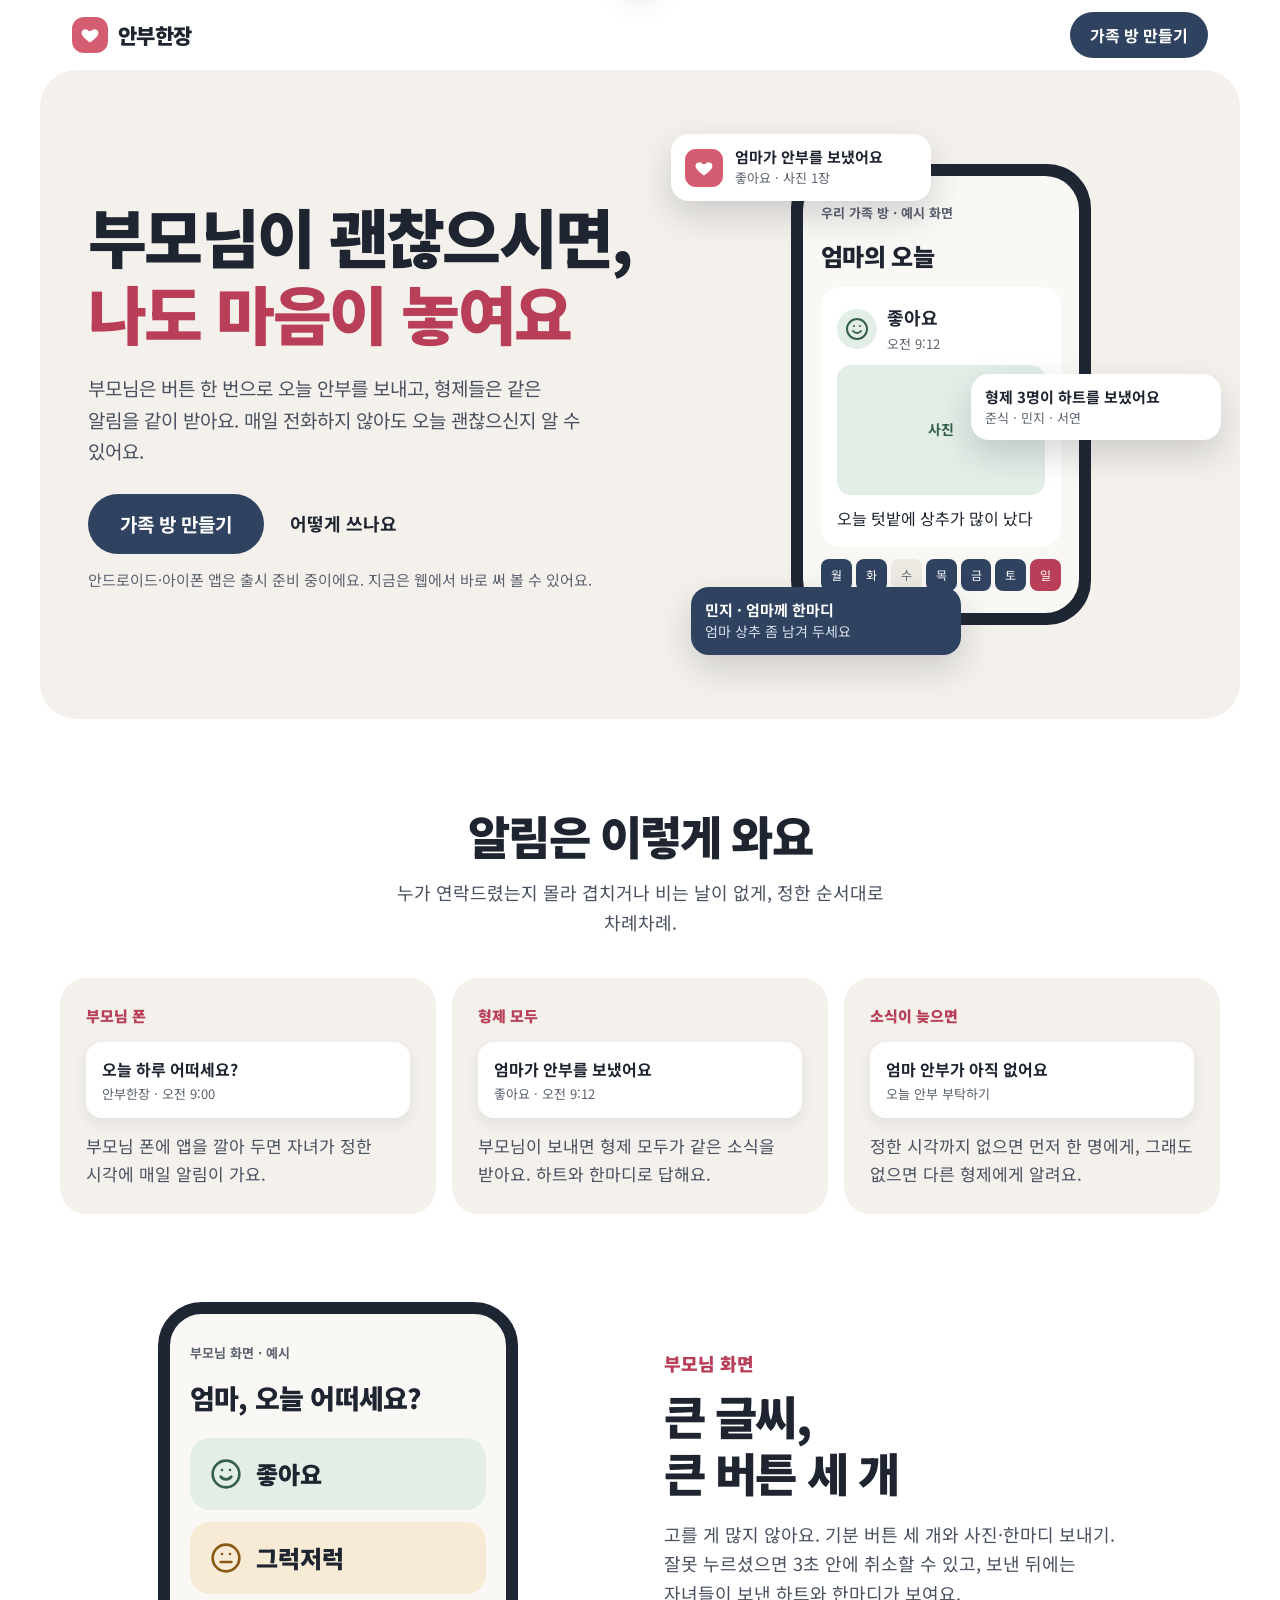
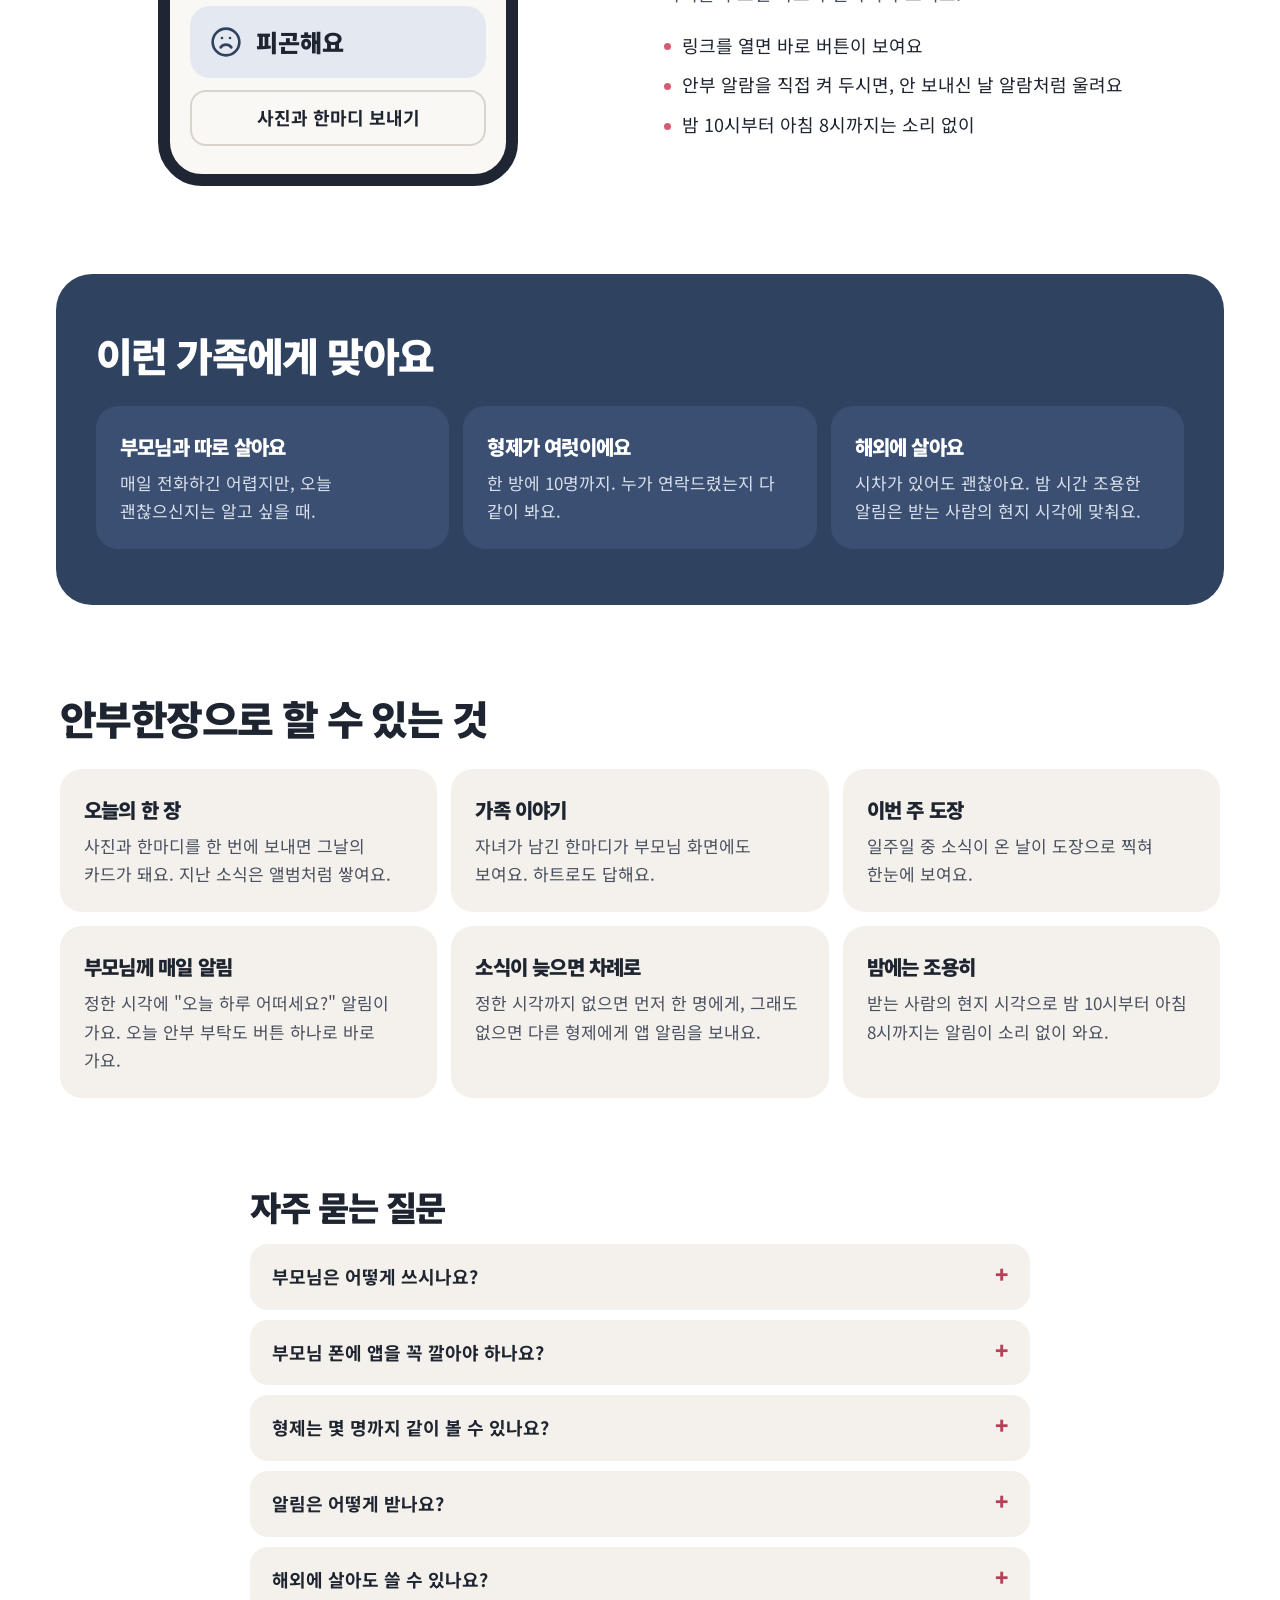
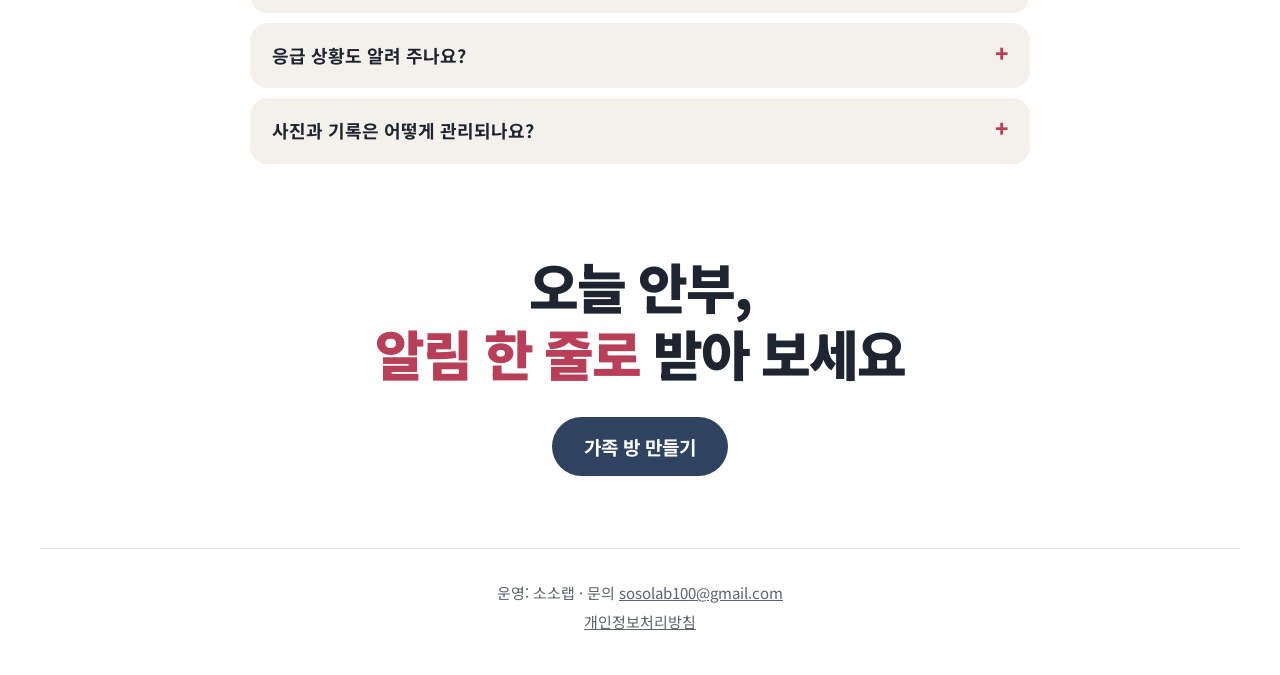
<file: index.html>
<!doctype html>
<html lang="ko" class="landing">
<head>
  <meta charset="utf-8">
  <meta name="viewport" content="width=device-width, initial-scale=1, viewport-fit=cover">
  <title>안부한장 — 부모님의 오늘을 형제와 같이 받아보는 한 장</title>
  <meta name="description" content="부모님은 받은 링크에서 버튼 한 번, 사진 한 장으로 오늘 안부를 보내고, 형제들은 같은 방에서 같이 봐요. 정한 시각까지 소식이 없으면 알려 드려요.">
  <meta name="naver-site-verification" content="efe313e4bf5fd5be6f53186497bfc5fc1dd03ace" />
  <link rel="canonical" href="https://anbuhanjang.com/">
  <meta property="og:type" content="website">
  <meta property="og:url" content="https://anbuhanjang.com/">
  <meta property="og:site_name" content="안부한장">
  <meta property="og:title" content="안부한장 — 부모님의 오늘, 한 장으로">
  <meta property="og:description" content="버튼 한 번이나 사진 한 장이 곧 안부예요. 형제들과 같이 봐요.">
  <meta property="og:image" content="https://anbuhanjang.com/og.png">
  <meta property="og:image:width" content="1200">
  <meta property="og:image:height" content="630">
  <meta name="twitter:card" content="summary_large_image">
  <meta name="theme-color" content="#F3EEE6">
  <link rel="icon" href="data:image/svg+xml,%3Csvg xmlns='http://www.w3.org/2000/svg' viewBox='0 0 64 64'%3E%3Crect width='64' height='64' rx='16' fill='%232F4260'/%3E%3Ctext x='32' y='44' font-size='34' text-anchor='middle'%3E%F0%9F%92%9B%3C/text%3E%3C/svg%3E">
  <link rel="preconnect" href="https://fonts.googleapis.com">
  <link rel="preconnect" href="https://fonts.gstatic.com" crossorigin>
  <link rel="stylesheet" href="https://fonts.googleapis.com/css2?family=Gowun+Batang:wght@400;700&display=swap">
  <link rel="stylesheet" href="styles.css?v=202611091154">
  <!-- Supabase 클라이언트(package-lock 버전 고정, UMD → window.supabase). CDN 최신판을 받지 않아 갑자기 깨지거나 해외 약한 망에서 멈추지 않게 -->
  <script src="js/supabase.js?v=202611091154"></script>
  <script src="config.js?v=202611091154"></script>
  <script>
    // 소개 페이지는 웹에서 주소만 열었을 때만(#how 같은 쪽 안 이동 포함). 앱 안이거나 #/… 링크면 바로 앱 화면 (깜빡임 방지)
    if (location.hash.startsWith('#/') || window.Capacitor?.isNativePlatform?.()) document.documentElement.classList.remove('landing');
    // 소개 페이지 글꼴(Noto Sans KR)은 웹 소개 페이지일 때만 불러온다 — 앱 화면은 기존 글꼴 그대로
    else {
      const l = document.createElement('link'); l.rel = 'stylesheet';
      l.href = 'https://fonts.googleapis.com/css2?family=Noto+Sans+KR:wght@400;700;900&display=swap'; document.head.appendChild(l);
    }
  </script>
</head>
<body>
  <main id="landing">
    <header class="lp-top">
      <a class="lp-brand" href="#top"><i aria-hidden="true"><svg width="20" height="20" viewBox="0 0 24 24" fill="#FFFFFF"><path d="M12 21s-7.5-4.6-9.6-9.2C.9 8.4 3 5 6.4 5c2 0 3.3 1.1 4.1 2.3h3c.8-1.2 2.1-2.3 4.1-2.3C21 5 23.1 8.4 21.6 11.8 19.5 16.4 12 21 12 21z"/></svg></i>안부한장</a>
      <a class="lp-top-link" href="#/start">가족 방 만들기</a>
    </header>

    <section class="lp-hero-wrap" id="top">
      <div class="lp-hero">
        <div class="lp-hero-text">
          <h1>부모님이 괜찮으시면,<br><em>나도 마음이 놓여요</em></h1>
          <p class="lp-lead">부모님은 버튼 한 번으로 오늘 안부를 보내고, 형제들은 같은 알림을 같이 받아요. 매일 전화하지 않아도 오늘 괜찮으신지 알 수 있어요.</p>
          <div class="lp-cta">
            <a class="lp-btn navy" href="#/start">가족 방 만들기</a>
            <a class="lp-btn text" href="#how">어떻게 쓰나요</a>
          </div>
          <p class="lp-store" id="lp-store">안드로이드·아이폰 앱은 출시 준비 중이에요. 지금은 웹에서 바로 써 볼 수 있어요.</p>
          <p class="lp-recent" id="lp-recent" hidden></p>
        </div>

        <div class="lp-phone-wrap" aria-hidden="true">
          <div class="lp-phone">
            <div class="lp-screen">
              <p class="lp-screen-cap">우리 가족 방 · 예시 화면</p>
              <p class="lp-screen-title">엄마의 오늘</p>
              <div class="lp-today">
                <div class="lp-today-head"><span class="lp-face good"><svg width="24" height="24" viewBox="0 0 24 24" fill="none" stroke="currentColor" stroke-width="2" stroke-linecap="round"><circle cx="12" cy="12" r="10"/><path d="M8 14s1.5 2 4 2 4-2 4-2"/><path d="M9 9h.01M15 9h.01"/></svg></span><div><b>좋아요</b><small>오전 9:12</small></div></div>
                <div class="lp-photo">사진</div>
                <p>오늘 텃밭에 상추가 많이 났다</p>
              </div>
              <div class="lp-week"><span class="on">월</span><span class="on">화</span><span>수</span><span class="on">목</span><span class="on">금</span><span class="on">토</span><span class="today">일</span></div>
            </div>
          </div>
          <div class="lp-noti n1"><span class="lp-noti-ic"><svg width="20" height="20" viewBox="0 0 24 24" fill="#FFFFFF"><path d="M12 21s-7.5-4.6-9.6-9.2C.9 8.4 3 5 6.4 5c2 0 3.3 1.1 4.1 2.3h3c.8-1.2 2.1-2.3 4.1-2.3C21 5 23.1 8.4 21.6 11.8 19.5 16.4 12 21 12 21z"/></svg></span><div><b>엄마가 안부를 보냈어요</b><small>좋아요 · 사진 1장</small></div></div>
          <div class="lp-noti n2"><div><b>형제 3명이 하트를 보냈어요</b><small>준식 · 민지 · 서연</small></div></div>
          <div class="lp-noti n3"><div><b>민지 · 엄마께 한마디</b><small>엄마 상추 좀 남겨 두세요</small></div></div>
        </div>
      </div>
    </section>

    <section class="lp-sec" id="how">
      <h2 class="lp-h center">알림은 이렇게 와요</h2>
      <p class="lp-sub center">누가 연락드렸는지 몰라 겹치거나 비는 날이 없게, 정한 순서대로 차례차례.</p>
      <div class="lp-flow">
        <article>
          <span class="lp-tag">부모님 폰</span>
          <div class="lp-bubble"><b>오늘 하루 어떠세요?</b><small>안부한장 · 오전 9:00</small></div>
          <p>부모님 폰에 앱을 깔아 두면 자녀가 정한 시각에 매일 알림이 가요.</p>
        </article>
        <article>
          <span class="lp-tag">형제 모두</span>
          <div class="lp-bubble"><b>엄마가 안부를 보냈어요</b><small>좋아요 · 오전 9:12</small></div>
          <p>부모님이 보내면 형제 모두가 같은 소식을 받아요. 하트와 한마디로 답해요.</p>
        </article>
        <article>
          <span class="lp-tag">소식이 늦으면</span>
          <div class="lp-bubble"><b>엄마 안부가 아직 없어요</b><small>오늘 안부 부탁하기</small></div>
          <p>정한 시각까지 없으면 먼저 한 명에게, 그래도 없으면 다른 형제에게 알려요.</p>
        </article>
      </div>
    </section>

    <section class="lp-sec lp-parent">
      <div class="lp-parent-text">
        <p class="lp-kicker">부모님 화면</p>
        <h2 class="lp-h">큰 글씨,<br>큰 버튼 세 개</h2>
        <p>고를 게 많지 않아요. 기분 버튼 세 개와 사진·한마디 보내기. 잘못 누르셨으면 3초 안에 취소할 수 있고, 보낸 뒤에는 자녀들이 보낸 하트와 한마디가 보여요.</p>
        <ul>
          <li>링크를 열면 바로 버튼이 보여요</li>
          <li>안부 알람을 직접 켜 두시면, 안 보내신 날 알람처럼 울려요</li>
          <li>밤 10시부터 아침 8시까지는 소리 없이</li>
        </ul>
      </div>
      <div class="lp-parent-phone" aria-hidden="true">
        <p class="lp-screen-cap">부모님 화면 · 예시</p>
        <p class="lp-greet">엄마, 오늘 어떠세요?</p>
        <span class="lp-mood good"><svg width="32" height="32" viewBox="0 0 24 24" fill="none" stroke="currentColor" stroke-width="2" stroke-linecap="round"><circle cx="12" cy="12" r="10"/><path d="M8 14s1.5 2 4 2 4-2 4-2"/><path d="M9 9h.01M15 9h.01"/></svg>좋아요</span>
        <span class="lp-mood soso"><svg width="32" height="32" viewBox="0 0 24 24" fill="none" stroke="currentColor" stroke-width="2" stroke-linecap="round"><circle cx="12" cy="12" r="10"/><path d="M8 15h8"/><path d="M9 9h.01M15 9h.01"/></svg>그럭저럭</span>
        <span class="lp-mood tired"><svg width="32" height="32" viewBox="0 0 24 24" fill="none" stroke="currentColor" stroke-width="2" stroke-linecap="round"><circle cx="12" cy="12" r="10"/><path d="M8 16s1.5-2 4-2 4 2 4 2"/><path d="M9 9h.01M15 9h.01"/></svg>피곤해요</span>
        <span class="lp-mood-photo">사진과 한마디 보내기</span>
      </div>
    </section>

    <section class="lp-sec lp-fam-wrap">
      <div class="lp-fam">
        <h2 class="lp-h">이런 가족에게 맞아요</h2>
        <div class="lp-grid">
          <article><h3>부모님과 따로 살아요</h3><p>매일 전화하긴 어렵지만, 오늘 괜찮으신지는 알고 싶을 때.</p></article>
          <article><h3>형제가 여럿이에요</h3><p>한 방에 10명까지. 누가 연락드렸는지 다 같이 봐요.</p></article>
          <article><h3>해외에 살아요</h3><p>시차가 있어도 괜찮아요. 밤 시간 조용한 알림은 받는 사람의 현지 시각에 맞춰요.</p></article>
        </div>
      </div>
    </section>

    <section class="lp-sec lp-feat">
      <h2 class="lp-h">안부한장으로 할 수 있는 것</h2>
      <div class="lp-grid">
        <article><h3>오늘의 한 장</h3><p>사진과 한마디를 한 번에 보내면 그날의 카드가 돼요. 지난 소식은 앨범처럼 쌓여요.</p></article>
        <article><h3>가족 이야기</h3><p>자녀가 남긴 한마디가 부모님 화면에도 보여요. 하트로도 답해요.</p></article>
        <article><h3>이번 주 도장</h3><p>일주일 중 소식이 온 날이 도장으로 찍혀 한눈에 보여요.</p></article>
        <article><h3>부모님께 매일 알림</h3><p>정한 시각에 "오늘 하루 어떠세요?" 알림이 가요. 오늘 안부 부탁도 버튼 하나로 바로 가요.</p></article>
        <article><h3>소식이 늦으면 차례로</h3><p>정한 시각까지 없으면 먼저 한 명에게, 그래도 없으면 다른 형제에게 앱 알림을 보내요.</p></article>
        <article><h3>밤에는 조용히</h3><p>받는 사람의 현지 시각으로 밤 10시부터 아침 8시까지는 알림이 소리 없이 와요.</p></article>
      </div>
    </section>

    <section class="lp-sec lp-faq">
      <h2 class="lp-h">자주 묻는 질문</h2>
      <details><summary>부모님은 어떻게 쓰시나요?</summary><p>자녀가 보내 드린 부모님 전용 링크를 열면 바로 기분 버튼이 보여요. 링크를 홈 화면이나 즐겨찾기에 추가해 두면 매일 한 번에 여실 수 있어요.</p></details>
      <details><summary>부모님 폰에 앱을 꼭 깔아야 하나요?</summary><p>아니요. 링크만으로도 안부를 보내실 수 있어요. 매일 알림과 안부 알람은 부모님 폰에 앱이 있을 때 받아요.</p></details>
      <details><summary>형제는 몇 명까지 같이 볼 수 있나요?</summary><p>가족 방 링크를 받은 형제·배우자가 들어와 이름을 정하면 같이 볼 수 있어요. 한 방에 10명까지 함께할 수 있어요.</p></details>
      <details><summary>알림은 어떻게 받나요?</summary><p>자녀는 새 소식과 늦음 알림을, 부모님은 매일 안부 알림과 안부 부탁 알림을 안부한장 앱에서 받아요. 앱은 출시 준비 중이고, 웹에서도 가족 방을 열면 오늘 소식을 바로 확인할 수 있어요.</p></details>
      <details><summary>해외에 살아도 쓸 수 있나요?</summary><p>네. 소식을 기다리는 시각은 한국 시간 기준이고, 밤 시간 조용한 알림은 받는 사람이 있는 곳의 시각에 맞춰요.</p></details>
      <details><summary>응급 상황도 알려 주나요?</summary><p>아니요. 안부한장은 일상 안부를 나누는 서비스라 응급 상황을 감지하거나 대신 신고하지 않아요. 걱정되는 일이 있으면 바로 전화하거나 119·112에 연락하세요.</p></details>
      <details><summary>사진과 기록은 어떻게 관리되나요?</summary><p>가족 방 링크를 가진 사람만 볼 수 있어요. 자세한 내용은 <a href="privacy.html">개인정보처리방침</a>에 적어 두었어요.</p></details>
    </section>

    <section class="lp-sec lp-final">
      <h2>오늘 안부,<br><em>알림 한 줄로</em> 받아 보세요</h2>
      <a class="lp-btn navy" href="#/start">가족 방 만들기</a>
    </section>

    <footer class="lp-foot">
      <p>운영: 소소랩 · 문의 <a href="mailto:sosolab100@gmail.com">sosolab100@gmail.com</a></p>
      <p><a href="privacy.html">개인정보처리방침</a></p>
    </footer>
  </main>

  <div id="app"><div class="boot">불러오는 중…</div></div>
  <div id="toast" role="status"></div>
  <script type="module" src="js/app.js?v=202611091154"></script>
</body>
</html>
</file>
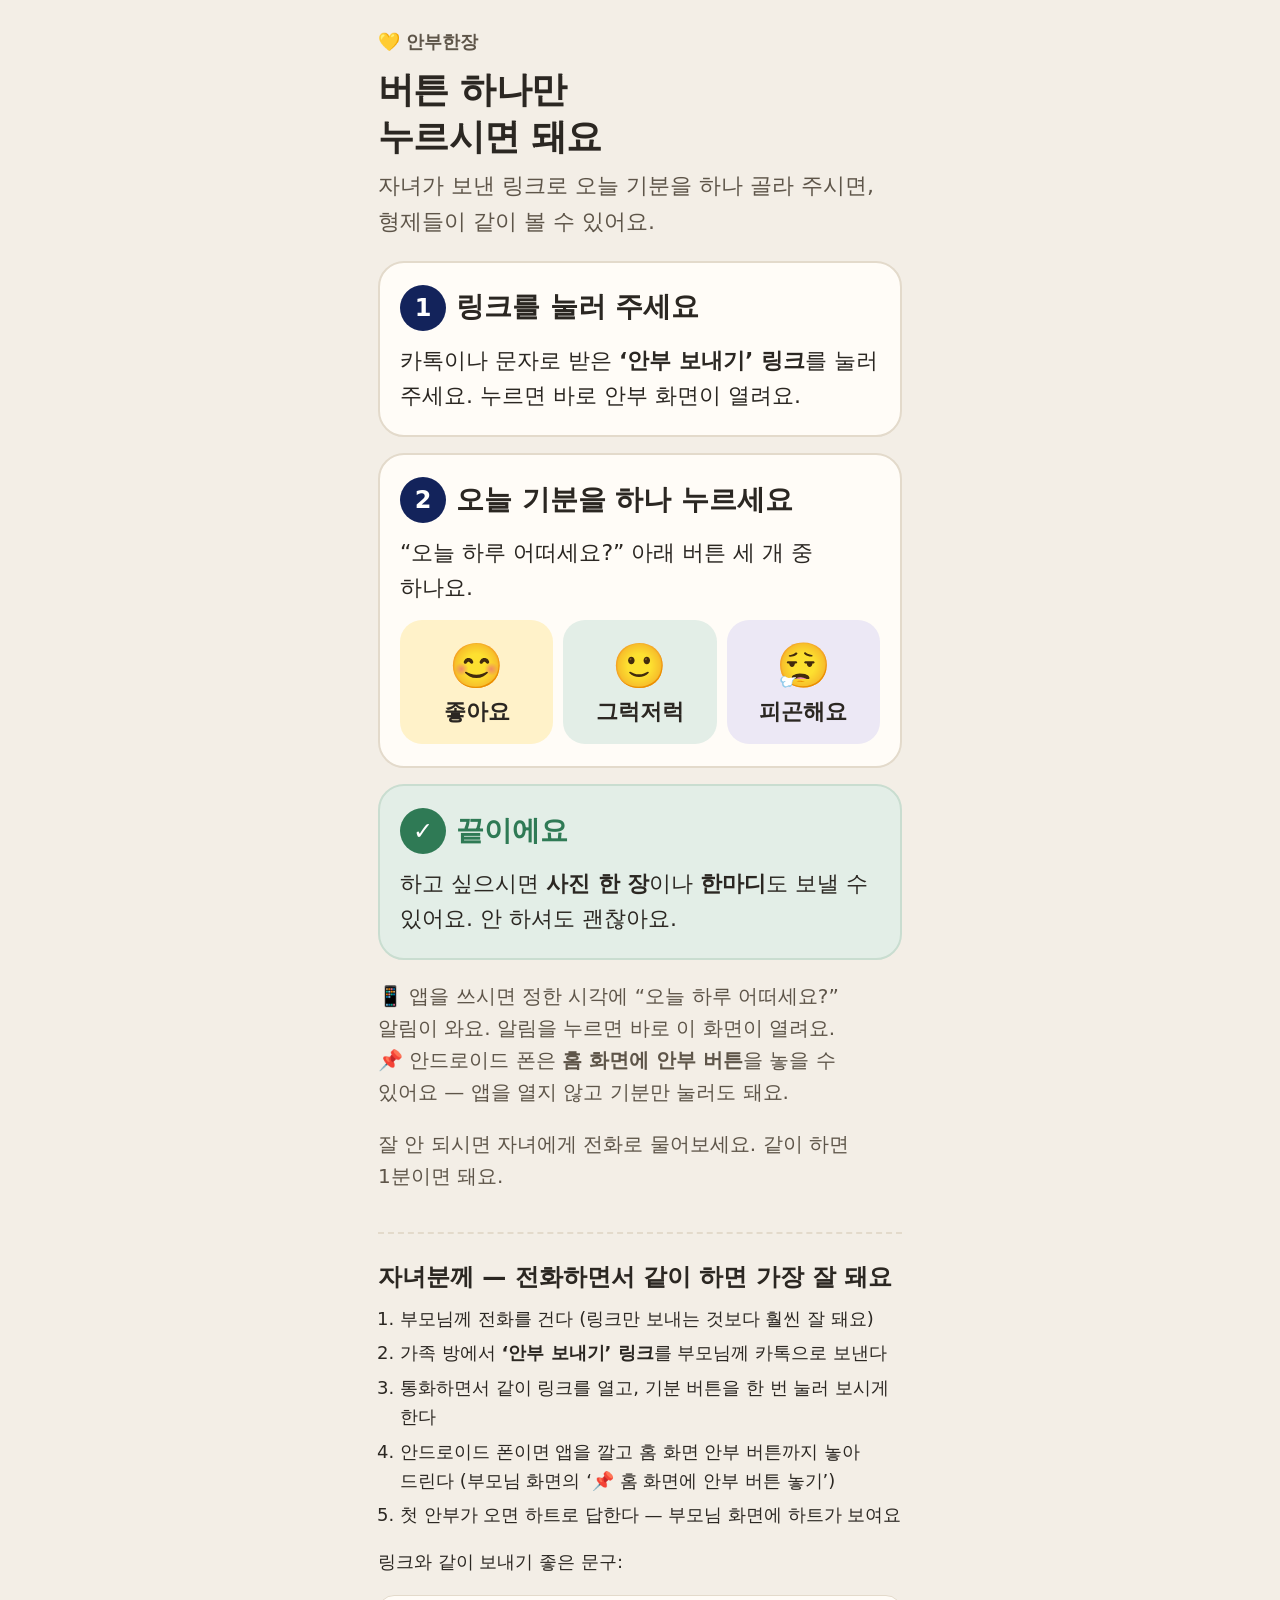
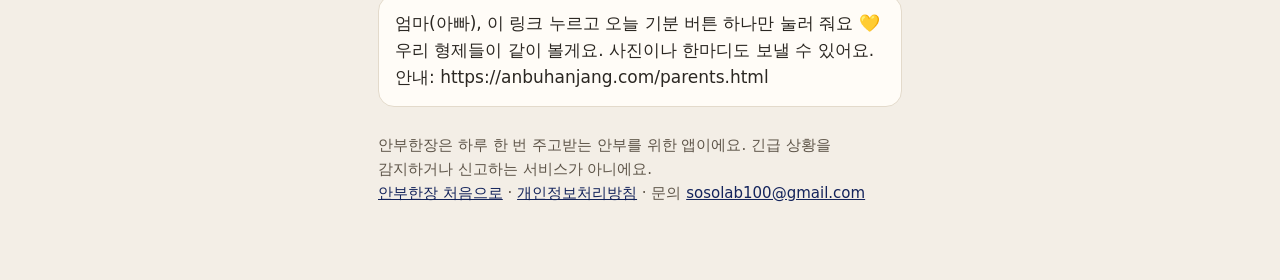
<file: parents.html>
<!doctype html>
<html lang="ko">
<head>
  <meta charset="utf-8">
  <meta name="viewport" content="width=device-width, initial-scale=1, viewport-fit=cover">
  <title>부모님 안내 — 안부한장</title>
  <meta name="description" content="자녀가 보낸 안부한장 링크를 열고 기분 버튼 하나만 누르시면 돼요. 부모님께 그대로 보내 드리는 큰 글씨 안내.">
  <link rel="canonical" href="https://anbuhanjang.com/parents.html">
  <meta property="og:type" content="article">
  <meta property="og:site_name" content="안부한장">
  <meta property="og:title" content="부모님, 버튼 하나만 누르시면 돼요">
  <meta property="og:description" content="자녀가 보낸 링크를 열고 오늘 기분을 하나 고르시면 끝이에요.">
  <meta property="og:url" content="https://anbuhanjang.com/parents.html">
  <meta property="og:image" content="https://anbuhanjang.com/og.png">
  <meta name="theme-color" content="#F3EEE6">
  <!-- 😮‍💨(합성 이모지)가 윈도우 글꼴에선 두 개로 쪼개져 칸이 넓어진다 → 이모지 글꼴을 따로 -->
  <link rel="stylesheet" href="https://fonts.googleapis.com/css2?family=Noto+Color+Emoji&display=swap">
  <!-- 10/22: 부모님 첫 안부가 가장 큰 병목(링크 연 21번 → 안부 보낸 가족 4) — 자녀가 부모님께 그대로 보내는 큰 글씨 안내. 겁주는 말 금지 -->
  <style>
    :root { --bg: #F3EEE6; --paper: #FFFCF7; --ink: #2B2722; --muted: #5E5549; --line: #E3DACB; --navy: #13235B; --green: #2F7A55; }
    * { box-sizing: border-box; }
    body { margin: 0; background: var(--bg); color: var(--ink); font: 22px/1.6 "Pretendard", "Apple SD Gothic Neo", "Malgun Gothic", system-ui, sans-serif; word-break: keep-all; }
    main { max-width: 560px; margin: 0 auto; padding: 28px 18px 60px; }
    .brand { font-size: 18px; font-weight: 800; color: var(--muted); }
    h1 { font-size: 36px; line-height: 1.3; margin: 10px 0 8px; letter-spacing: -.02em; }
    .lead { font-size: 22px; color: var(--muted); margin: 0 0 22px; }
    .step { background: var(--paper); border: 2px solid var(--line); border-radius: 26px; padding: 22px 20px; margin: 16px 0; }
    .step .n { display: inline-grid; place-items: center; width: 46px; height: 46px; border-radius: 50%; background: var(--navy); color: #fff; font-size: 24px; font-weight: 900; margin-right: 10px; vertical-align: middle; }
    .step h2 { display: inline; font-size: 28px; vertical-align: middle; }
    .step p { margin: 12px 0 0; }
    .moods { display: flex; gap: 10px; margin-top: 14px; }
    .moods span { flex: 1; border-radius: 22px; padding: 16px 4px; text-align: center; font-weight: 900; font-size: 22px; line-height: 1.4; }
    .moods b { display: block; font-size: 44px; font-weight: 400; font-family: "Noto Color Emoji", "Apple Color Emoji", "Segoe UI Emoji", sans-serif; }
    .moods span { min-width: 0; }
    .g1 { background: #FFF2C9; } .g2 { background: #E3EEE7; } .g3 { background: #ECE8F5; }
    .done { background: #E3EEE7; border-color: #C9DDD0; }
    .done h2 { color: var(--green); }
    .tip { font-size: 20px; color: var(--muted); }
    .child { margin-top: 40px; padding-top: 24px; border-top: 2px dashed var(--line); font-size: 18px; }
    .child h2 { font-size: 24px; margin: 0 0 8px; }
    .child ol { padding-left: 22px; margin: 8px 0; }
    .child li { margin: 6px 0; }
    .child .copy { background: var(--paper); border: 1.5px solid var(--line); border-radius: 16px; padding: 14px 16px; font-size: 17px; white-space: pre-line; }
    .note { font-size: 15px; color: var(--muted); margin-top: 26px; }
    a { color: var(--navy); }
  </style>
</head>
<body>
<main>
  <div class="brand">💛 안부한장</div>
  <h1>버튼 하나만<br>누르시면 돼요</h1>
  <p class="lead">자녀가 보낸 링크로 오늘 기분을 하나 골라 주시면, 형제들이 같이 볼 수 있어요.</p>

  <section class="step">
    <span class="n">1</span><h2>링크를 눌러 주세요</h2>
    <p>카톡이나 문자로 받은 <b>‘안부 보내기’ 링크</b>를 눌러 주세요. 누르면 바로 안부 화면이 열려요.</p>
  </section>

  <section class="step">
    <span class="n">2</span><h2>오늘 기분을 하나 누르세요</h2>
    <p>“오늘 하루 어떠세요?” 아래 버튼 세 개 중 하나요.</p>
    <div class="moods" aria-hidden="true">
      <span class="g1"><b>😊</b>좋아요</span><span class="g2"><b>🙂</b>그럭저럭</span><span class="g3"><b>😮‍💨</b>피곤해요</span>
    </div>
  </section>

  <section class="step done">
    <span class="n" style="background:var(--green)">✓</span><h2>끝이에요</h2>
    <p>하고 싶으시면 <b>사진 한 장</b>이나 <b>한마디</b>도 보낼 수 있어요. 안 하셔도 괜찮아요.</p>
  </section>

  <p class="tip">📱 앱을 쓰시면 정한 시각에 “오늘 하루 어떠세요?” 알림이 와요. 알림을 누르면 바로 이 화면이 열려요.<br>
  📌 안드로이드 폰은 <b>홈 화면에 안부 버튼</b>을 놓을 수 있어요 — 앱을 열지 않고 기분만 눌러도 돼요.</p>
  <p class="tip">잘 안 되시면 자녀에게 전화로 물어보세요. 같이 하면 1분이면 돼요.</p>

  <section class="child" id="child">
    <h2>자녀분께 — 전화하면서 같이 하면 가장 잘 돼요</h2>
    <ol>
      <li>부모님께 전화를 건다 (링크만 보내는 것보다 훨씬 잘 돼요)</li>
      <li>가족 방에서 <b>‘안부 보내기’ 링크</b>를 부모님께 카톡으로 보낸다</li>
      <li>통화하면서 같이 링크를 열고, 기분 버튼을 한 번 눌러 보시게 한다</li>
      <li>안드로이드 폰이면 앱을 깔고 홈 화면 안부 버튼까지 놓아 드린다 (부모님 화면의 ‘📌 홈 화면에 안부 버튼 놓기’)</li>
      <li>첫 안부가 오면 하트로 답한다 — 부모님 화면에 하트가 보여요</li>
    </ol>
    <p>링크와 같이 보내기 좋은 문구:</p>
    <div class="copy">엄마(아빠), 이 링크 누르고 오늘 기분 버튼 하나만 눌러 줘요 💛
우리 형제들이 같이 볼게요. 사진이나 한마디도 보낼 수 있어요.
안내: https://anbuhanjang.com/parents.html</div>
    <p class="note">안부한장은 하루 한 번 주고받는 안부를 위한 앱이에요. 긴급 상황을 감지하거나 신고하는 서비스가 아니에요.<br>
    <a href="./">안부한장 처음으로</a> · <a href="privacy.html">개인정보처리방침</a> · 문의 <a href="mailto:sosolab100@gmail.com">sosolab100@gmail.com</a></p>
  </section>
</main>
</body>
</html>
</file>
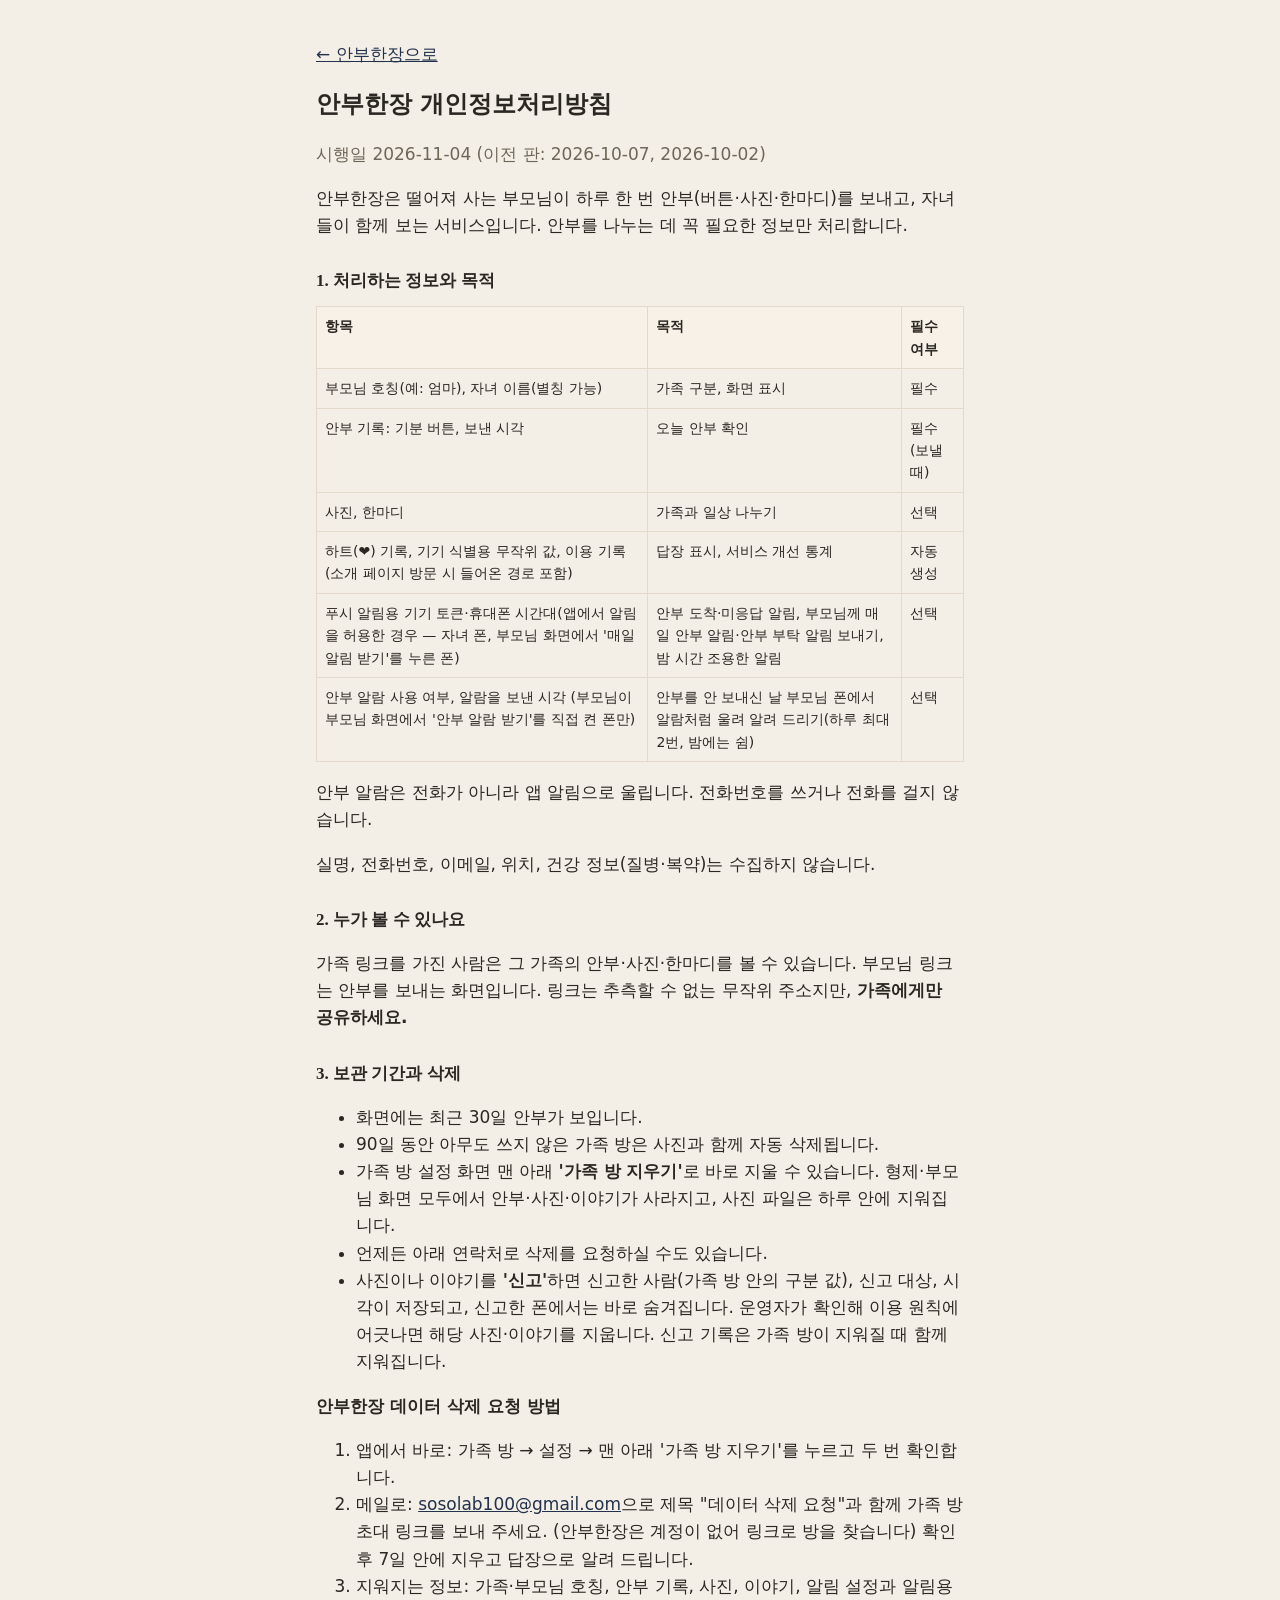
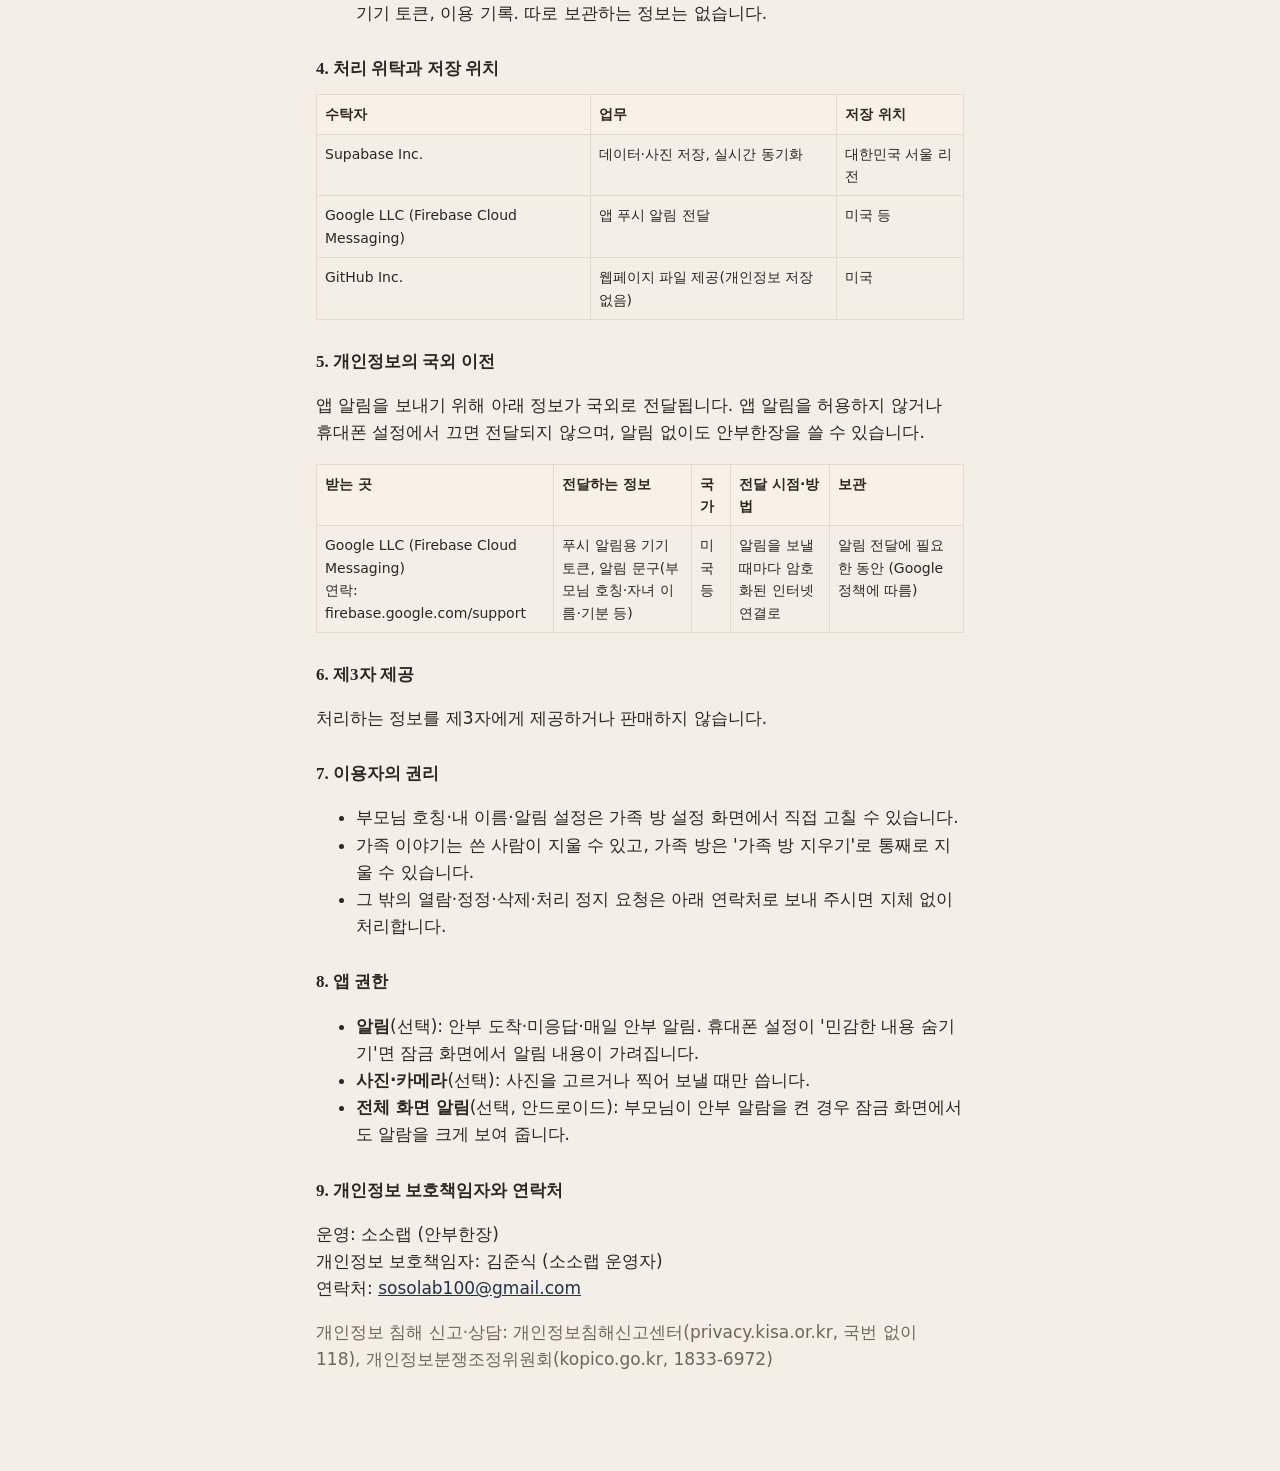
<file: privacy.html>
<!doctype html>
<html lang="ko">
<head>
  <meta charset="utf-8">
  <meta name="viewport" content="width=device-width, initial-scale=1">
  <title>안부한장 개인정보처리방침</title>
  <meta name="robots" content="noindex">
  <link rel="stylesheet" href="styles.css">
  <style>
    main { max-width: 680px; margin: 0 auto; padding: 24px 16px 80px; }
    h1 { font-size: 24px; } h2 { font-size: 17px; margin-top: 28px; }
    table { width: 100%; border-collapse: collapse; font-size: 14px; }
    th, td { border: 1px solid var(--line); padding: 8px; text-align: left; vertical-align: top; }
    th { background: var(--surface-2); }
  </style>
</head>
<body>
<main>
  <p><a href="./">← 안부한장으로</a></p>
  <h1>안부한장 개인정보처리방침</h1>
  <p class="muted">시행일 2026-11-04 (이전 판: 2026-10-07, 2026-10-02)</p>
  <p>안부한장은 떨어져 사는 부모님이 하루 한 번 안부(버튼·사진·한마디)를 보내고, 자녀들이 함께 보는 서비스입니다. 안부를 나누는 데 꼭 필요한 정보만 처리합니다.</p>

  <h2>1. 처리하는 정보와 목적</h2>
  <table>
    <tr><th>항목</th><th>목적</th><th>필수 여부</th></tr>
    <tr><td>부모님 호칭(예: 엄마), 자녀 이름(별칭 가능)</td><td>가족 구분, 화면 표시</td><td>필수</td></tr>
    <tr><td>안부 기록: 기분 버튼, 보낸 시각</td><td>오늘 안부 확인</td><td>필수(보낼 때)</td></tr>
    <tr><td>사진, 한마디</td><td>가족과 일상 나누기</td><td>선택</td></tr>
    <tr><td>하트(❤️) 기록, 기기 식별용 무작위 값, 이용 기록(소개 페이지 방문 시 들어온 경로 포함)</td><td>답장 표시, 서비스 개선 통계</td><td>자동 생성</td></tr>
    <tr><td>푸시 알림용 기기 토큰·휴대폰 시간대(앱에서 알림을 허용한 경우 — 자녀 폰, 부모님 화면에서 '매일 알림 받기'를 누른 폰)</td><td>안부 도착·미응답 알림, 부모님께 매일 안부 알림·안부 부탁 알림 보내기, 밤 시간 조용한 알림</td><td>선택</td></tr>
    <tr><td>안부 알람 사용 여부, 알람을 보낸 시각 (부모님이 부모님 화면에서 '안부 알람 받기'를 직접 켠 폰만)</td><td>안부를 안 보내신 날 부모님 폰에서 알람처럼 울려 알려 드리기(하루 최대 2번, 밤에는 쉼)</td><td>선택</td></tr>
  </table>
  <p>안부 알람은 전화가 아니라 앱 알림으로 울립니다. 전화번호를 쓰거나 전화를 걸지 않습니다.</p>
  <p>실명, 전화번호, 이메일, 위치, 건강 정보(질병·복약)는 수집하지 않습니다.</p>

  <h2>2. 누가 볼 수 있나요</h2>
  <p>가족 링크를 가진 사람은 그 가족의 안부·사진·한마디를 볼 수 있습니다. 부모님 링크는 안부를 보내는 화면입니다. 링크는 추측할 수 없는 무작위 주소지만, <b>가족에게만 공유하세요.</b></p>

  <h2 id="delete">3. 보관 기간과 삭제</h2>
  <ul>
    <li>화면에는 최근 30일 안부가 보입니다.</li>
    <li>90일 동안 아무도 쓰지 않은 가족 방은 사진과 함께 자동 삭제됩니다.</li>
    <li>가족 방 설정 화면 맨 아래 <b>'가족 방 지우기'</b>로 바로 지울 수 있습니다. 형제·부모님 화면 모두에서 안부·사진·이야기가 사라지고, 사진 파일은 하루 안에 지워집니다.</li>
    <li>언제든 아래 연락처로 삭제를 요청하실 수도 있습니다.</li>
    <li>사진이나 이야기를 <b>'신고'</b>하면 신고한 사람(가족 방 안의 구분 값), 신고 대상, 시각이 저장되고, 신고한 폰에서는 바로 숨겨집니다. 운영자가 확인해 이용 원칙에 어긋나면 해당 사진·이야기를 지웁니다. 신고 기록은 가족 방이 지워질 때 함께 지워집니다.</li>
  </ul>
  <p><b>안부한장 데이터 삭제 요청 방법</b></p>
  <ol>
    <li>앱에서 바로: 가족 방 → 설정 → 맨 아래 '가족 방 지우기'를 누르고 두 번 확인합니다.</li>
    <li>메일로: <a href="mailto:sosolab100@gmail.com">sosolab100@gmail.com</a>으로 제목 "데이터 삭제 요청"과 함께 가족 방 초대 링크를 보내 주세요. (안부한장은 계정이 없어 링크로 방을 찾습니다) 확인 후 7일 안에 지우고 답장으로 알려 드립니다.</li>
    <li>지워지는 정보: 가족·부모님 호칭, 안부 기록, 사진, 이야기, 알림 설정과 알림용 기기 토큰, 이용 기록. 따로 보관하는 정보는 없습니다.</li>
  </ol>

  <h2>4. 처리 위탁과 저장 위치</h2>
  <table>
    <tr><th>수탁자</th><th>업무</th><th>저장 위치</th></tr>
    <tr><td>Supabase Inc.</td><td>데이터·사진 저장, 실시간 동기화</td><td>대한민국 서울 리전</td></tr>
    <tr><td>Google LLC (Firebase Cloud Messaging)</td><td>앱 푸시 알림 전달</td><td>미국 등</td></tr>
    <tr><td>GitHub Inc.</td><td>웹페이지 파일 제공(개인정보 저장 없음)</td><td>미국</td></tr>
  </table>

  <h2>5. 개인정보의 국외 이전</h2>
  <p>앱 알림을 보내기 위해 아래 정보가 국외로 전달됩니다. 앱 알림을 허용하지 않거나 휴대폰 설정에서 끄면 전달되지 않으며, 알림 없이도 안부한장을 쓸 수 있습니다.</p>
  <table>
    <tr><th>받는 곳</th><th>전달하는 정보</th><th>국가</th><th>전달 시점·방법</th><th>보관</th></tr>
    <tr><td>Google LLC (Firebase Cloud Messaging)<br>연락: firebase.google.com/support</td><td>푸시 알림용 기기 토큰, 알림 문구(부모님 호칭·자녀 이름·기분 등)</td><td>미국 등</td><td>알림을 보낼 때마다 암호화된 인터넷 연결로</td><td>알림 전달에 필요한 동안 (Google 정책에 따름)</td></tr>
  </table>

  <h2>6. 제3자 제공</h2>
  <p>처리하는 정보를 제3자에게 제공하거나 판매하지 않습니다.</p>

  <h2>7. 이용자의 권리</h2>
  <ul>
    <li>부모님 호칭·내 이름·알림 설정은 가족 방 설정 화면에서 직접 고칠 수 있습니다.</li>
    <li>가족 이야기는 쓴 사람이 지울 수 있고, 가족 방은 '가족 방 지우기'로 통째로 지울 수 있습니다.</li>
    <li>그 밖의 열람·정정·삭제·처리 정지 요청은 아래 연락처로 보내 주시면 지체 없이 처리합니다.</li>
  </ul>

  <h2>8. 앱 권한</h2>
  <ul>
    <li><b>알림</b>(선택): 안부 도착·미응답·매일 안부 알림. 휴대폰 설정이 '민감한 내용 숨기기'면 잠금 화면에서 알림 내용이 가려집니다.</li>
    <li><b>사진·카메라</b>(선택): 사진을 고르거나 찍어 보낼 때만 씁니다.</li>
    <li><b>전체 화면 알림</b>(선택, 안드로이드): 부모님이 안부 알람을 켠 경우 잠금 화면에서도 알람을 크게 보여 줍니다.</li>
  </ul>

  <h2>9. 개인정보 보호책임자와 연락처</h2>
  <p>운영: 소소랩 (안부한장)<br>개인정보 보호책임자: 김준식 (소소랩 운영자)<br>연락처: <a href="mailto:sosolab100@gmail.com">sosolab100@gmail.com</a></p>
  <p class="muted">개인정보 침해 신고·상담: 개인정보침해신고센터(privacy.kisa.or.kr, 국번 없이 118), 개인정보분쟁조정위원회(kopico.go.kr, 1833-6972)</p>
</main>
</body>
</html>
</file>
<file: styles.css>
/* 안부한장 — "한 장" 디자인 (2026-10-03 개편)
   한지 미색 배경 · 먹색 남색 · 연지색 하트 · 폴라로이드/편지지 카드 · 제목은 고운바탕(명조)
   트립N빵(주황·테두리 카드·칩)과 다른 얼굴을 갖는다 */
:root {
  --bg: #F3EEE6; --paper: #FFFCF7; --paper-2: #F7F1E7; --ink: #2B2722; --muted: #6F6658; --line: #E3DACB;
  --navy: #2F4260; --navy-ink: #22324B; --navy-soft: #E4E9F1; --on-navy: #FFFFFF;
  --rose: #D45D72; --rose-soft: #FBE7EB; --sage: #5C8A70; --sage-soft: #E3EEE7;
  --amber: #B97A22; --amber-soft: #F7EBD6; --sun-soft: #FFF2C9; --lav-soft: #ECE8F5;
  --shadow: 0 1px 2px rgba(60, 40, 20, .06), 0 10px 26px rgba(60, 40, 20, .09);
  --serif: "Gowun Batang", "Nanum Myeongjo", "AppleMyungjo", "Batang", serif;
  --sans: "Pretendard", -apple-system, "Apple SD Gothic Neo", "Malgun Gothic", system-ui, sans-serif;
  /* 개인정보처리방침 등 기존 이름 호환 */
  --text: var(--ink); --surface: var(--paper); --surface-2: var(--paper-2); --accent: var(--navy);
  color-scheme: light;
}
@media (prefers-color-scheme: dark) {
  :root:not([data-theme="light"]) {
    --bg: #1B1A18; --paper: #252320; --paper-2: #2E2B27; --ink: #F0EAE0; --muted: #ABA193; --line: #3B3731;
    --navy: #4A6490; --navy-ink: #A9BEDF; --navy-soft: #26303F; --on-navy: #FFFFFF;
    --rose: #EA8A9A; --rose-soft: #3A242A; --sage: #8DBBA0; --sage-soft: #213028;
    --amber: #E2B064; --amber-soft: #3A2E1C; --sun-soft: #3A3420; --lav-soft: #2C2A38;
    --shadow: 0 1px 2px rgba(0, 0, 0, .3), 0 10px 26px rgba(0, 0, 0, .25);
    color-scheme: dark;
  }
}

* { box-sizing: border-box; }
html, body { margin: 0; }
body { background: var(--bg); color: var(--ink); font: 17px/1.6 var(--sans); -webkit-font-smoothing: antialiased; padding-bottom: env(safe-area-inset-bottom); }
#app { max-width: 540px; margin: 0 auto; padding: 0 18px 90px; }
button, input, select, textarea { font: inherit; color: inherit; }
a { color: var(--navy-ink); }
.muted { color: var(--muted); } .small { font-size: 14px; }
.boot, .empty { padding: 30vh 0; text-align: center; color: var(--muted); font-family: var(--serif); }
.row { display: flex; align-items: center; gap: 8px; } .grow { flex: 1; min-width: 0; }
.foot { text-align: center; margin-top: 36px; color: var(--muted); font-size: 13px; }
.foot a { color: inherit; }

/* ── 머리말 ── */
.mast { position: sticky; top: 0; z-index: 5; display: flex; align-items: center; justify-content: space-between;
  padding: calc(10px + env(safe-area-inset-top)) 0 6px; background: var(--bg); box-shadow: 0 8px 10px -10px rgba(60, 40, 20, .25); }
.wordmark { font-family: var(--serif); font-weight: 700; font-size: 18px; letter-spacing: .02em; }
.wordmark::before { content: ""; display: inline-block; width: 9px; height: 9px; border-radius: 2px; background: var(--rose); margin-right: 7px; transform: rotate(45deg) translateY(-2px); }
.icon-btn { min-width: 44px; min-height: 44px; display: inline-grid; place-items: center; text-decoration: none; color: var(--ink); font-size: 20px; border-radius: 99px; }
.icon-btn:active { background: var(--paper-2); }
.day-head { margin: 6px 0 18px; }
.date { margin: 0; color: var(--muted); font-size: 15px; letter-spacing: .02em; }
.day-head h1, .cover h1, .page-title { font-family: var(--serif); font-weight: 700; font-size: 30px; line-height: 1.3; margin: 4px 0 0; letter-spacing: -.01em; word-break: keep-all; }
.page-title { font-size: 24px; margin: 4px 0 6px; }
h2 { font-family: var(--serif); font-size: 19px; margin: 0 0 12px; font-weight: 700; }
h2 span { font-family: var(--sans); font-size: 14px; color: var(--muted); font-weight: 500; margin-left: 6px; }
.block { margin-top: 34px; }

/* ── 폴라로이드 (오늘의 한 장) ── */
.polaroid { position: relative; background: var(--paper); padding: 12px 12px 16px; border-radius: 6px; box-shadow: var(--shadow); transform: rotate(-1.1deg); margin: 6px 4px 22px; }
.polaroid:nth-child(even) { transform: rotate(1deg); }
.polaroid::before { content: ""; position: absolute; top: -9px; left: 50%; width: 84px; height: 20px; transform: translateX(-50%) rotate(-2deg);
  background: rgba(212, 93, 114, .22); border-radius: 2px; }
.polaroid .photo { width: 100%; aspect-ratio: 4 / 5; max-height: 460px; object-fit: cover; display: block; border-radius: 3px; background: var(--paper-2); cursor: zoom-in; }
.face { aspect-ratio: 4 / 3; border-radius: 3px; display: grid; place-items: center; align-content: center; gap: 4px; text-align: center; padding: 0 14px;
  background: repeating-linear-gradient(var(--paper) 0 31px, var(--line) 31px 32px); }
.face .e { font-size: 64px; line-height: 1; }
.face .l { font-family: var(--serif); font-size: 22px; font-weight: 700; }
.face.empty { background: var(--paper-2); border: 2px dashed var(--line); }
.face.empty .e { font-size: 46px; opacity: .85; }
.polaroid.late .face.empty { border-color: var(--amber); background: var(--amber-soft); }
.caption { padding: 12px 4px 0; }
.note { font-family: var(--serif); font-size: 20px; line-height: 1.5; margin: 2px 0 6px; word-break: keep-all; }
.mood-tag { display: inline-block; font-size: 15px; font-weight: 700; padding: 3px 12px; border-radius: 99px; background: var(--paper-2); }
.mood-tag.good { background: var(--sun-soft); } .mood-tag.ok { background: var(--sage-soft); } .mood-tag.tired { background: var(--lav-soft); }
.meta { display: flex; align-items: center; justify-content: space-between; padding: 8px 4px 0; color: var(--muted); font-size: 14px; }
.hearted { margin: 6px 4px 0; font-size: 14px; color: var(--rose); }
.heart { border: 0; background: var(--rose-soft); color: var(--rose); border-radius: 99px; min-height: 40px; min-width: 56px; padding: 4px 14px; font-weight: 800; cursor: pointer; }
.heart.on { background: var(--rose); color: #fff; }
.heart.sm { min-height: 40px; min-width: 44px; padding: 2px 10px; font-size: 14px; }

/* ── 버튼 ── */
.btn { border: 0; border-radius: 99px; padding: 13px 20px; min-height: 52px; font-weight: 800; cursor: pointer; background: var(--paper); color: var(--ink); box-shadow: inset 0 0 0 1.5px var(--line); }
.btn.primary { background: var(--navy); color: var(--on-navy); box-shadow: 0 6px 16px rgba(47, 66, 96, .25); }
.btn.ghost { background: transparent; }
.btn.block { width: 100%; } .btn + .btn.block { margin-top: 10px; }
.btn:disabled { opacity: .5; }
.pill-row { display: flex; gap: 8px; flex-wrap: wrap; margin-top: 16px; }
.pill { flex: 1; border: 0; border-radius: 99px; min-height: 46px; padding: 8px 14px; background: var(--paper); box-shadow: inset 0 0 0 1.5px var(--line); font-weight: 700; cursor: pointer; }

/* ── 이번 주: 우체국 소인 ── */
.stamps { display: grid; grid-template-columns: repeat(7, 1fr); gap: 6px; }
.stamp { text-align: center; font-size: 13px; color: var(--muted); }
.stamp i { display: grid; place-items: center; width: 40px; height: 40px; margin: 0 auto 4px; border-radius: 50%; border: 2px dashed var(--line); font-style: normal; font-weight: 900; color: #fff; }
.stamp.ok i { border: 2px solid var(--sage); background: var(--sage); box-shadow: 0 0 0 3px var(--sage-soft); }
.stamp.today span { color: var(--ink); font-weight: 800; }
.stamp.today:not(.ok) i { border-color: var(--navy); }

/* ── 지난 소식: 작은 앨범 ── */
.album { display: grid; grid-template-columns: repeat(2, 1fr); gap: 14px; }
.mini { margin: 0; background: var(--paper); padding: 7px 7px 9px; border-radius: 4px; box-shadow: var(--shadow); transform: rotate(-.8deg); min-width: 0; }
.mini:nth-child(3n+2) { transform: rotate(.9deg); } .mini:nth-child(3n) { transform: rotate(-.3deg); }
.mini .photo { width: 100%; aspect-ratio: 1; object-fit: cover; display: block; border-radius: 2px; background: var(--paper-2); cursor: zoom-in; }
.mini-face { aspect-ratio: 1; display: grid; place-items: center; font-size: 40px; border-radius: 2px; background: var(--paper-2); }
.mini-face.good { background: var(--sun-soft); } .mini-face.ok { background: var(--sage-soft); } .mini-face.tired { background: var(--lav-soft); }
.mini figcaption { display: flex; align-items: center; justify-content: space-between; gap: 4px; padding: 7px 2px 0; font-size: 13px; color: var(--muted); }
.mini .m-note { display: block; font-family: var(--serif); color: var(--ink); font-size: 14px; padding: 4px 2px 0; overflow: hidden; text-overflow: ellipsis; white-space: nowrap; }

/* ── 가족 ── */
.avatars { display: flex; flex-wrap: wrap; gap: 14px; }
.avatar { text-align: center; width: 64px; font-size: 13px; }
.avatar i { display: grid; place-items: center; width: 52px; height: 52px; margin: 0 auto 5px; border-radius: 50%; background: var(--c, var(--navy)); color: #fff; font-style: normal; font-weight: 800; font-size: 20px; font-family: var(--serif); }
.avatar span { display: block; overflow: hidden; text-overflow: ellipsis; white-space: nowrap; }

/* ── 편지지 카드 (만들기·참여·안내) ── */
.letter-card { background: var(--paper); border-radius: 16px; padding: 20px 18px 20px 34px; box-shadow: var(--shadow); margin-top: 18px;
  background-image: linear-gradient(90deg, transparent 0 20px, rgba(212, 93, 114, .25) 20px 21.5px, transparent 21.5px); }
.letter-card > * + * { margin-top: 16px; }
.letter-card h2 { margin-bottom: 0; }
.kicker { margin: 0; font-size: 13px; font-weight: 800; letter-spacing: .08em; color: var(--rose); }
.setup p { margin: 6px 0 0; word-break: keep-all; }
.field { display: block; }
.field > span { display: block; font-size: 14px; color: var(--muted); font-weight: 700; margin-bottom: 4px; }
.input { width: 100%; border: 0; border-bottom: 2px solid var(--line); background: transparent; border-radius: 0; padding: 10px 2px; min-height: 48px; outline: none; font-size: 18px; }
.input:focus { border-color: var(--navy); }
select.input { appearance: none; -webkit-appearance: none; background: transparent url("data:image/svg+xml,%3Csvg xmlns='http://www.w3.org/2000/svg' width='12' height='8'%3E%3Cpath d='M1 1l5 5 5-5' fill='none' stroke='%23857B6D' stroke-width='2'/%3E%3C/svg%3E") no-repeat right 4px center; }
.chips { display: flex; flex-wrap: wrap; gap: 8px; margin-bottom: 6px; }
.chip { border: 0; background: var(--paper-2); border-radius: 99px; padding: 8px 16px; min-height: 42px; font-weight: 700; cursor: pointer; }
.chip[aria-pressed="true"] { background: var(--navy); color: var(--on-navy); }

/* ── 홈 표지 ── */
.home-top { display: flex; align-items: center; gap: 8px; padding: calc(16px + env(safe-area-inset-top)) 0 0; }
.beta { font-size: 12px; color: var(--muted); border: 1px solid var(--line); border-radius: 99px; padding: 1px 8px; }
.cover { padding: 18px 0 4px; }
.cover p { margin: 10px 0 0; color: var(--muted); word-break: keep-all; }
.stack-art { position: relative; height: 150px; margin: 6px 0 14px; }
.stack-art i { position: absolute; top: 10px; width: 108px; height: 124px; background: var(--paper); border-radius: 4px; box-shadow: var(--shadow); isolation: isolate;
  display: grid; place-items: center; padding-bottom: 22px; font-style: normal; font-size: 40px; }
.stack-art i::after { content: ""; position: absolute; left: 8px; right: 8px; top: 8px; bottom: 30px; border-radius: 2px; background: var(--c); z-index: -1; }
.stack-art i:nth-child(1) { left: 6%; transform: rotate(-9deg); --c: var(--sun-soft); }
.stack-art i:nth-child(2) { left: calc(50% - 54px); top: 0; transform: rotate(3deg); --c: var(--sage-soft); z-index: 1; }
.stack-art i:nth-child(3) { right: 6%; transform: rotate(10deg); --c: var(--rose-soft); }
.list a { display: flex; align-items: center; justify-content: space-between; padding: 14px 4px; border-top: 1px solid var(--line); text-decoration: none; color: var(--ink); font-family: var(--serif); font-size: 18px; }
.list a:first-child { border-top: 0; }
.list-card { background: var(--paper); border-radius: 16px; box-shadow: var(--shadow); padding: 4px 16px; }

/* ── 설정 ── */
.group { background: var(--paper); border-radius: 16px; box-shadow: var(--shadow); padding: 6px 18px 16px; margin-top: 16px; }
.group > h2 { margin: 14px 0 4px; font-size: 17px; }
.group .field { margin-top: 14px; }
.toggle { display: flex; align-items: center; justify-content: space-between; gap: 14px; padding: 14px 0; border-top: 1px solid var(--line); cursor: pointer; }
.toggle > span { display: grid; gap: 2px; }
.toggle small { color: var(--muted); font-size: 14px; line-height: 1.45; }
.toggle input { appearance: none; -webkit-appearance: none; flex: none; width: 52px; height: 30px; margin: 0; border-radius: 99px; background: var(--line); position: relative; cursor: pointer; transition: background .2s; }
.toggle input::after { content: ''; position: absolute; top: 3px; left: 3px; width: 24px; height: 24px; border-radius: 50%; background: #fff; box-shadow: 0 1px 3px rgba(0,0,0,.25); transition: transform .2s; }
.toggle input:checked { background: var(--navy); }
.toggle input:checked::after { transform: translateX(22px); }
.toggle input:focus-visible { outline: 3px solid var(--navy-soft); outline-offset: 2px; }

/* ── 부모님 화면: 큰 글씨, 기분마다 다른 색 타일 ── */
.parent { padding: calc(26px + env(safe-area-inset-top)) 0 20px; }
.greet { font-family: var(--serif); font-size: 32px; font-weight: 700; line-height: 1.35; margin: 6px 0 20px; word-break: keep-all; }
.ask { font-size: 19px; color: var(--muted); margin: 14px 0 12px; }
.mood-tiles { display: grid; gap: 12px; }
.mood-tile { border: 0; border-radius: 22px; min-height: 96px; padding: 0 22px; font-size: 26px; font-weight: 900; color: var(--ink); cursor: pointer;
  display: flex; align-items: center; gap: 18px; text-align: left; box-shadow: inset 0 -4px 0 rgba(0,0,0,.06); }
.mood-tile .e { font-size: 46px; line-height: 1; }
.mood-tile.good { background: var(--sun-soft); } .mood-tile.ok { background: var(--sage-soft); } .mood-tile.tired { background: var(--lav-soft); }
.mood-tile:active { transform: scale(.98); box-shadow: none; }
.photo-btns { display: grid; gap: 10px; margin-top: 14px; }
.photo-btns.two { grid-template-columns: 1fr 1fr; }
.big-btn { width: 100%; border: 2px dashed var(--line); background: var(--paper); border-radius: 20px; min-height: 76px; font-size: 21px; font-weight: 800; cursor: pointer; color: var(--ink); }
.note-form { margin-top: 16px; background: var(--paper); border-radius: 20px; padding: 14px 16px 16px; box-shadow: var(--shadow); }
.note-form label { display: block; font-family: var(--serif); font-weight: 700; font-size: 19px; }
.note-form textarea { width: 100%; border: 0; outline: none; resize: none; background: repeating-linear-gradient(transparent 0 35px, var(--line) 35px 36px);
  line-height: 36px; font-family: var(--serif); font-size: 20px; padding: 0 2px; margin: 6px 0 10px; }
.note-form .btn { width: 100%; min-height: 60px; font-size: 20px; }
.sent-card { background: var(--paper); border-radius: 20px; padding: 18px; box-shadow: var(--shadow); margin-bottom: 6px; }
.sent-card.pop { animation: pop .5s ease-out; }
@keyframes pop { from { transform: scale(.94); opacity: 0; } to { transform: none; opacity: 1; } }
.sent-title { font-family: var(--serif); font-size: 22px; font-weight: 700; margin: 0; }
.sent-card .hearts { color: var(--rose); font-weight: 800; margin: 8px 0 0; font-size: 18px; }
.sent-photos { display: flex; gap: 10px; margin-bottom: 12px; overflow-x: auto; }
.sent-photos .photo { width: 96px; height: 96px; object-fit: cover; border-radius: 4px; border: 5px solid #fff; box-shadow: var(--shadow); flex: none; }
.streak { font-size: 18px; margin-top: 24px; }
.tip { font-size: 15px; color: var(--muted); margin-top: 22px; }

/* ── 사진·한마디 같이 보내기 (공용 입력칸) ── */
.composer { margin-top: 16px; background: var(--paper); border-radius: 20px; padding: 14px 16px 16px; box-shadow: var(--shadow); }
.cmp-label { display: block; font-family: var(--serif); font-weight: 700; font-size: 19px; margin-bottom: 4px; }
.composer textarea { width: 100%; border: 0; outline: none; resize: none; background: repeating-linear-gradient(transparent 0 31px, var(--line) 31px 32px);
  line-height: 32px; font-family: var(--serif); font-size: 18px; padding: 0 2px; margin: 4px 0 10px; }
.composer.big textarea { background: repeating-linear-gradient(transparent 0 35px, var(--line) 35px 36px); line-height: 36px; font-size: 20px; }
.cmp-preview { position: relative; width: 132px; margin: 6px 0 4px; }
.cmp-preview img { width: 132px; height: 132px; object-fit: cover; border-radius: 4px; border: 6px solid #fff; box-shadow: var(--shadow); display: block; transform: rotate(-2deg); }
.composer.big .cmp-preview, .composer.big .cmp-preview img { width: 180px; height: 180px; }
.cmp-x { position: absolute; top: -8px; right: -10px; width: 34px; height: 34px; border-radius: 50%; border: 0; background: var(--ink); color: var(--paper); font-weight: 800; cursor: pointer; }
.cmp-row { display: flex; gap: 8px; margin-bottom: 10px; }
.cmp-row.two > * { flex: 1; }
.cmp-add { border: 0; border-radius: 99px; min-height: 42px; padding: 6px 16px; background: var(--paper-2); font-weight: 700; cursor: pointer; }
.composer.big .cmp-row { display: grid; grid-template-columns: 1fr; gap: 10px; }
.composer.big .cmp-row.two { grid-template-columns: 1fr 1fr; }
.composer.big .cmp-send { min-height: 60px; font-size: 20px; }
.composer.has-photo .cmp-send { animation: nudge 1.4s ease-in-out 2; }
@keyframes nudge { 50% { transform: scale(1.03); box-shadow: 0 0 0 6px var(--navy-soft); } }
.cmp-hint { margin: 0 0 10px; color: var(--navy-ink); font-size: 15px; word-break: keep-all; }
.composer.big .cmp-hint { font-size: 18px; }

/* ── 가족 이야기 (말풍선) ── */
.talk-day { text-align: center; color: var(--muted); font-size: 13px; margin: 14px 0 6px; }
.talk-empty { margin: 0; }
.bubble { display: flex; gap: 8px; align-items: flex-start; margin: 8px 0; }
.bubble.mine { justify-content: flex-end; }
.b-av { flex: none; display: grid; place-items: center; width: 34px; height: 34px; border-radius: 50%; background: var(--c, var(--navy)); color: #fff; font-style: normal; font-weight: 800; font-size: 14px; font-family: var(--serif); }
.b-body { max-width: 78%; background: var(--paper); border-radius: 4px 16px 16px 16px; padding: 8px 12px; box-shadow: var(--shadow); min-width: 0; }
.bubble.mine .b-body { background: var(--navy-soft); border-radius: 16px 4px 16px 16px; }
.b-name { display: block; font-size: 13px; font-weight: 800; color: var(--muted); }
.b-body p { margin: 2px 0; word-break: keep-all; overflow-wrap: anywhere; }
.b-body .photo { width: 100%; max-width: 240px; aspect-ratio: 1; object-fit: cover; border-radius: 8px; display: block; margin: 4px 0; cursor: zoom-in; background: var(--paper-2); }
.b-meta { display: block; font-size: 12px; color: var(--muted); }
.b-heart { color: var(--rose); font-weight: 700; }
.b-del { border: 0; background: none; padding: 10px 6px; margin: -10px -6px; color: var(--muted); font-size: 13px; text-decoration: underline; cursor: pointer; }

/* ── 부모님 화면: 자녀들이 보낸 이야기 ── */
.kids-talk { margin: 18px 0 8px; }
.p-h { font-family: var(--serif); font-size: 22px; margin: 0 0 10px; }
.kid-note { background: var(--paper); border-radius: 20px; padding: 14px 16px; box-shadow: var(--shadow); margin-bottom: 12px;
  border-left: 5px solid var(--rose); }
.kn-who { margin: 0 0 6px; font-size: 18px; } .kn-who span { color: var(--muted); font-size: 15px; margin-left: 4px; }
.kid-note .photo { width: 100%; max-height: 360px; object-fit: cover; border-radius: 10px; display: block; margin-bottom: 8px; cursor: zoom-in; background: var(--paper-2); }
.kn-msg { font-family: var(--serif); font-size: 21px; line-height: 1.5; margin: 0 0 10px; word-break: keep-all; }
.kn-heart { min-height: 48px; font-size: 17px; padding: 6px 18px; }
.kn-report { display: block; margin: 6px 0 0 auto; padding: 10px 6px; }

/* ── 당겨서 새로고침 ── */
.ptr { position: fixed; top: calc(env(safe-area-inset-top) - 44px); left: 50%; z-index: 40; width: 40px; height: 40px; border-radius: 50%; background: var(--paper);
  box-shadow: var(--shadow); display: grid; place-items: center; font-size: 22px; font-weight: 800; color: var(--muted); transform: translate(-50%, 0); transition: color .15s; pointer-events: none; }
.ptr.ready { color: var(--navy); }
.ptr.spin { transform: translate(-50%, 64px) !important; animation: ptr-spin .8s linear infinite; color: var(--navy); }
@keyframes ptr-spin { to { transform: translate(-50%, 64px) rotate(360deg); } }
html { overscroll-behavior-y: contain; }

/* ── 공통 ── */
.photo-viewer { position: fixed; inset: 0; z-index: 50; background: rgba(20, 18, 15, .94); display: flex; flex-direction: column; align-items: center; justify-content: center; gap: 12px; padding: 16px; }
.photo-viewer img { max-width: 100%; max-height: 85vh; object-fit: contain; border-radius: 6px; border: 8px solid #fff; }
.photo-viewer span { color: #ccc; }
.photo-viewer .pv-report { border: 0; background: none; color: #bbb; font-size: 14px; text-decoration: underline; padding: 10px; cursor: pointer; }
#toast { position: fixed; left: 50%; bottom: 40px; transform: translateX(-50%); background: var(--navy); color: #fff; padding: 12px 20px; border-radius: 99px;
  font-size: 16px; opacity: 0; pointer-events: none; transition: opacity .2s; z-index: 60; max-width: calc(100% - 32px); box-shadow: var(--shadow); }
#toast.on { opacity: 1; }

/* ── 소개 페이지 (웹에서 주소만 열었을 때. html.landing일 때만 보인다) — 10/6 I 시안: "알림 한 줄"(Life360 참고)
   흰 바탕 + 베이지 판, 남색·연지색, 폰 화면 둘레에 알림 카드. 글꼴 Noto Sans KR(웹 소개 페이지일 때만 불러옴). 다크 모드에서도 밝은 색 고정 ── */
#landing { display: none; }
html.landing #landing { display: block; }
html.landing #app { display: none; }
html.landing { color-scheme: light; }
html.landing body { background: #FFFFFF; }
#landing {
  --l-ink: #1E2430; --l-sub: #4A5160; --l-faint: #5C6270; --l-beige: #F4F1EC; --l-beige-2: #FAF8F4; --l-line: #ECE8E1;
  --l-navy: #2F4260; --l-navy-2: #3A4F72; --l-on-navy: #D8DFEA; --l-rose: #D45D72; --l-rose-ink: #B83F57; --l-phone: #1F2633;
  --l-good: #E3EEE7; --l-good-ink: #35604A; --l-soso: #F7EBD6; --l-soso-ink: #8A5A14; --l-tired: #E4E9F1;
  color: var(--l-ink); background: #FFFFFF;
  font-family: "Noto Sans KR", "Pretendard", -apple-system, "Apple SD Gothic Neo", "Malgun Gothic", system-ui, sans-serif;
  font-size: 18px; line-height: 1.65; word-break: keep-all; overflow-x: clip; padding-bottom: 40px;
}
#landing a { color: var(--l-navy); }
#landing h1, #landing h2, #landing h3 { font-family: inherit; font-weight: 900; letter-spacing: -0.04em; }
#landing :focus-visible { outline: 3px solid var(--l-rose); outline-offset: 2px; }

.lp-top { position: sticky; top: 0; z-index: 5; max-width: 1200px; margin: 0 auto; display: flex; align-items: center; justify-content: space-between; gap: 12px;
  padding: calc(12px + env(safe-area-inset-top)) 20px 12px; background: #FFFFFF; }
.lp-brand { display: flex; align-items: center; gap: 10px; text-decoration: none; font-weight: 900; font-size: 21px; letter-spacing: -0.03em; }
#landing .lp-brand { color: var(--l-ink); }
.lp-brand i { display: grid; place-items: center; width: 36px; height: 36px; border-radius: 12px; background: var(--l-rose); }
#landing .lp-top-link { text-decoration: none; background: var(--l-navy); color: #FFFFFF; font-weight: 700; font-size: 16px; padding: 10px 20px; border-radius: 99px; min-height: 44px; display: inline-flex; align-items: center; box-shadow: none; }

.lp-btn { text-decoration: none; display: inline-flex; align-items: center; justify-content: center; min-height: 58px; padding: 14px 32px; border-radius: 99px; font-weight: 700; font-size: 19px; }
#landing .lp-btn.navy { background: var(--l-navy); color: #FFFFFF; }
#landing .lp-btn.text { color: var(--l-ink); padding: 14px 14px; font-size: 18px; }

/* 첫 화면 */
.lp-hero-wrap { padding: 0 16px; }
.lp-hero { max-width: 1200px; margin: 0 auto; background: var(--l-beige); border-radius: 32px; padding: 44px 22px 36px; display: grid; grid-template-columns: minmax(0, 1fr); gap: 36px; align-items: center; overflow: hidden; }
.lp-hero h1 { margin: 0; font-size: clamp(36px, 7.4vw, 64px); line-height: 1.2; }
.lp-hero h1 em, .lp-final h2 em { font-style: normal; color: var(--l-rose-ink); }
.lp-lead { margin: 22px 0 0; font-size: 19px; color: var(--l-sub); max-width: 26em; }
.lp-cta { margin-top: 28px; display: flex; flex-wrap: wrap; gap: 8px 12px; align-items: center; }
.lp-store { margin: 14px 0 0; font-size: 15px; color: var(--l-faint); }
.lp-store.has-links { display: flex; flex-wrap: wrap; gap: 10px; }
#landing .lp-store .btn { display: inline-flex; align-items: center; min-height: 48px; padding: 10px 18px; border-radius: 99px; background: #FFFFFF; color: var(--l-navy); font-weight: 700; text-decoration: none; }
.lp-recent { margin: 12px 0 0; font-size: 16px; font-weight: 700; }

.lp-phone-wrap { position: relative; width: min(300px, 100%); justify-self: center; padding: 64px 0 74px; }
.lp-phone { background: var(--l-phone); border-radius: 44px; padding: 12px; }
.lp-screen { background: var(--l-beige-2); border-radius: 34px; padding: 26px 18px 22px; display: flex; flex-direction: column; gap: 12px; }
.lp-screen-cap { margin: 0; font-size: 13px; font-weight: 700; color: var(--l-faint); }
.lp-screen-title { margin: 0; font-weight: 900; font-size: 24px; letter-spacing: -0.03em; }
.lp-today { background: #FFFFFF; border-radius: 20px; padding: 16px; display: flex; flex-direction: column; gap: 10px; }
.lp-today p { margin: 0; font-size: 16px; }
.lp-today-head { display: flex; align-items: center; gap: 10px; }
.lp-today-head b { display: block; } .lp-today-head small { display: block; font-size: 13px; color: var(--l-faint); }
.lp-face { width: 40px; height: 40px; border-radius: 99px; display: grid; place-items: center; }
.lp-face.good { background: var(--l-good); color: var(--l-good-ink); }
.lp-photo { height: 130px; border-radius: 14px; background: var(--l-good); color: var(--l-good-ink); display: grid; place-items: center; font-size: 14px; font-weight: 700; }
.lp-week { display: grid; grid-template-columns: repeat(7, minmax(0, 1fr)); gap: 4px; text-align: center; font-size: 12px; color: var(--l-faint); }
.lp-week span { background: #EDEAE4; border-radius: 8px; padding: 6px 0; }
.lp-week .on { background: var(--l-navy); color: #FFFFFF; } .lp-week .today { background: var(--l-rose-ink); color: #FFFFFF; }
.lp-noti { position: absolute; width: 230px; background: #FFFFFF; border-radius: 18px; padding: 12px 14px; box-shadow: 0 14px 34px rgba(30, 36, 48, .18); display: flex; gap: 12px; align-items: center; }
.lp-noti b { display: block; font-size: 15px; line-height: 1.4; } .lp-noti small { display: block; font-size: 13px; color: var(--l-faint); }
.lp-noti-ic { flex: none; width: 38px; height: 38px; border-radius: 11px; background: var(--l-rose); display: grid; place-items: center; }
.lp-noti.n1 { top: 0; left: -10px; }
.lp-noti.n2 { top: 46%; right: -14px; width: 220px; }
.lp-noti.n3 { bottom: 0; left: -6px; background: var(--l-navy); }
.lp-noti.n3 b { color: #FFFFFF; } .lp-noti.n3 small { color: var(--l-on-navy); font-size: 14px; }

.lp-sec { max-width: 1200px; margin: 0 auto; padding: 88px 20px 0; }
.lp-h { margin: 0; font-size: clamp(30px, 5.2vw, 46px); line-height: 1.25; }
.center { text-align: center; }
.lp-sub { margin: 14px auto 0; max-width: 30em; color: var(--l-sub); }

/* 알림 흐름 */
.lp-flow { margin-top: 40px; display: grid; gap: 16px; grid-template-columns: repeat(auto-fit, minmax(min(100%, 260px), 1fr)); }
.lp-flow article { background: var(--l-beige); border-radius: 26px; padding: 26px; display: flex; flex-direction: column; gap: 14px; }
.lp-tag { font-weight: 900; font-size: 15px; color: var(--l-rose-ink); }
.lp-bubble { background: #FFFFFF; border-radius: 16px; padding: 14px 16px; box-shadow: 0 6px 16px rgba(30, 36, 48, .08); }
.lp-bubble b { display: block; font-size: 16px; } .lp-bubble small { display: block; font-size: 13px; color: var(--l-faint); }
.lp-flow p { margin: 0; font-size: 17px; color: var(--l-sub); }

/* 부모님 화면 */
.lp-parent { display: grid; grid-template-columns: minmax(0, 1fr); gap: 40px; align-items: center; }
.lp-kicker { margin: 0 0 8px; font-weight: 900; color: var(--l-rose-ink); }
.lp-parent-text > p:not(.lp-kicker) { margin: 18px 0 0; color: var(--l-sub); max-width: 26em; }
.lp-parent ul { margin: 22px 0 0; padding: 0; list-style: none; display: flex; flex-direction: column; gap: 10px; }
.lp-parent li { position: relative; padding-left: 18px; }
.lp-parent li::before { content: ""; position: absolute; left: 0; top: .7em; width: 7px; height: 7px; border-radius: 99px; background: var(--l-rose); }
.lp-parent-phone { width: 100%; max-width: 360px; justify-self: center; background: var(--l-beige-2); border: 12px solid var(--l-phone); border-radius: 44px; padding: 28px 20px; display: flex; flex-direction: column; gap: 12px; }
.lp-greet { margin: 0 0 6px; font-weight: 900; font-size: 27px; letter-spacing: -0.03em; }
.lp-mood { display: flex; align-items: center; gap: 14px; min-height: 72px; padding: 0 20px; border-radius: 20px; font-weight: 900; font-size: 24px; }
.lp-mood.good { background: var(--l-good); } .lp-mood.good svg { color: var(--l-good-ink); }
.lp-mood.soso { background: var(--l-soso); } .lp-mood.soso svg { color: var(--l-soso-ink); }
.lp-mood.tired { background: var(--l-tired); } .lp-mood.tired svg { color: var(--l-navy); }
.lp-mood-photo { display: flex; align-items: center; justify-content: center; min-height: 56px; border-radius: 16px; border: 2px solid #D9D4CB; font-weight: 700; font-size: 18px; }

/* 이런 가족에게 / 할 수 있는 것 */
.lp-fam-wrap { padding-left: 16px; padding-right: 16px; }
.lp-fam { background: var(--l-navy); color: #FFFFFF; border-radius: 32px; padding: 44px 22px; }
.lp-fam .lp-h { font-size: clamp(28px, 4.4vw, 40px); }
.lp-grid { margin-top: 26px; display: grid; gap: 14px; grid-template-columns: repeat(auto-fit, minmax(min(100%, 280px), 1fr)); }
.lp-grid article { border-radius: 22px; padding: 24px; }
.lp-grid h3 { margin: 0 0 6px; font-size: 20px; letter-spacing: -0.02em; }
.lp-grid p { margin: 0; font-size: 17px; }
.lp-fam .lp-grid article { background: var(--l-navy-2); } .lp-fam .lp-grid p { color: var(--l-on-navy); }
.lp-feat .lp-h { font-size: clamp(28px, 4.4vw, 40px); }
.lp-feat .lp-grid article { background: var(--l-beige); } .lp-feat .lp-grid p { color: var(--l-sub); }

/* 자주 묻는 질문 */
.lp-faq { max-width: 820px; }
.lp-faq .lp-h { font-size: clamp(26px, 4vw, 34px); margin-bottom: 16px; }
.lp-faq details { background: var(--l-beige); border-radius: 18px; padding: 2px 22px; margin-top: 10px; }
.lp-faq summary { cursor: pointer; font-weight: 700; padding: 16px 0; list-style: none; display: flex; justify-content: space-between; gap: 12px; }
.lp-faq summary::-webkit-details-marker { display: none; }
.lp-faq summary::after { content: "+"; color: var(--l-rose-ink); font-size: 22px; line-height: 1; font-weight: 900; }
.lp-faq details[open] summary::after { content: "−"; }
.lp-faq details p { margin: 0 0 18px; color: var(--l-sub); }

.lp-final { text-align: center; }
.lp-final h2 { margin: 0 0 30px; font-size: clamp(32px, 6vw, 54px); line-height: 1.25; }
.lp-foot { max-width: 1200px; margin: 72px auto 0; padding: 28px 20px 0; border-top: 1px solid var(--l-line); text-align: center; color: var(--l-faint); font-size: 15px; }
.lp-foot p { margin: 4px 0 0; } #landing .lp-foot a { color: inherit; }

@media (min-width: 860px) {
  .lp-top { padding-left: 32px; padding-right: 32px; }
  .lp-hero { grid-template-columns: minmax(0, 1.05fr) minmax(0, .95fr); padding: 64px 48px; border-radius: 36px; gap: 48px; }
  .lp-phone-wrap { padding: 30px 0; }
  .lp-noti { width: 260px; }
  .lp-noti.n1 { left: -120px; } .lp-noti.n2 { right: -130px; width: 250px; } .lp-noti.n3 { left: -100px; width: 270px; }
  .lp-parent { grid-template-columns: minmax(0, 1fr) minmax(0, 1fr); gap: 48px; }
  .lp-parent-phone { order: -1; }
  .lp-fam { padding: 56px 40px; border-radius: 36px; }
}
.kids-jump { display: block; width: 100%; border: 0; text-align: left; cursor: pointer; margin: 0 0 14px; padding: 12px 16px; border-radius: 16px; background: var(--rose-soft); color: var(--rose); font-weight: 800; font-size: 18px; text-decoration: none; }

/* ── 부모님 화면: 매일 알림 받기 ── */
.pp-card { margin-top: 22px; background: var(--sun-soft); border-radius: 20px; padding: 18px; }
.pp-title { font-family: var(--serif); font-size: 21px; font-weight: 700; margin: 0; }
.pp-desc { margin: 6px 0 12px; font-size: 17px; word-break: keep-all; }
.pp-btn { min-height: 60px; font-size: 20px; }
.pp-call { margin-top: 12px; }
.pp-fs { margin: 0 0 10px; padding: 14px 16px; border-radius: 16px; background: var(--amber-soft); font-size: 16px; word-break: keep-all; }
.pp-fs .btn { margin-top: 10px; }
a.pp-btn { display: flex; align-items: center; justify-content: center; text-decoration: none; }
.pp-note { margin: 8px 0 0; font-size: 14px; color: var(--muted); text-align: center; }
/* 띄어쓰기 없는 긴 호칭(최대 20자)도 좁은 화면에서 줄바꿈 */
.day-head h1, .cover h1, .page-title, .greet, .sent-title, .lp-hero h1 { overflow-wrap: anywhere; }
/* 부모님 화면: 안부 알람 받기 스위치 */
.pp-call { margin-top: 14px; background: var(--paper); border-radius: 20px; padding: 4px 18px 16px; box-shadow: var(--shadow); }
.pp-toggle { border-top: 0; font-size: 19px; } .pp-toggle small { font-size: 16px; }
/* 기분 버튼 3초 취소 막대 (부모님용 큰 글씨) */
.undo-bar { position: fixed; left: 12px; right: 12px; bottom: calc(18px + env(safe-area-inset-bottom)); z-index: 70; display: flex; align-items: center; gap: 12px;
  background: var(--navy); color: #fff; border-radius: 20px; padding: 16px 16px 20px 20px; font-size: 20px; font-weight: 800; box-shadow: var(--shadow); overflow: hidden; }
.undo-bar span { flex: 1; } .undo-bar button { border: 0; border-radius: 99px; background: #fff; color: var(--navy); font-size: 20px; font-weight: 900; padding: 12px 22px; cursor: pointer; }
.undo-bar i { position: absolute; left: 0; bottom: 0; height: 5px; width: 100%; background: var(--rose); transform-origin: left; animation: undo-shrink linear forwards; }
@keyframes undo-shrink { to { transform: scaleX(0); } }
/* 못 불러왔을 때 화면 (10/7) */
.err-screen p { margin: 0 0 18px; word-break: keep-all; }
.err-screen .btn { min-height: 52px; padding: 12px 28px; }
.err-screen p:last-child { margin: 18px 0 0; }
/* 10/7 점검: 잘못 연 링크 안내 · 카톡 안 브라우저 · 부모님 폰 상태 · 알림 켜기 · 가족 방 지우기 */
.wrong-link { margin: 12px 0; padding: 14px 16px; border-radius: 16px; background: var(--amber-soft); font-size: 16px; line-height: 1.55; word-break: keep-all; }
.wrong-link a { display: inline-block; margin-top: 6px; font-weight: 800; }
.kakao-bar { margin: 10px 0; padding: 10px 14px; border-radius: 14px; background: var(--sun-soft); font-size: 15px; word-break: keep-all; }
.kakao-bar a { font-weight: 800; }
.parent-state { margin: 8px 2px 0; }
.push-card { margin: 14px 0; }
.danger-zone { margin-top: 28px; }
.btn.danger { background: transparent; color: var(--rose); box-shadow: inset 0 0 0 1.5px var(--rose); }
/* 10/7 성장: 내가 전화드릴게요 · 이번 주 공유 */
.call-claim { margin: 10px 2px 0; padding: 12px 14px; border-radius: 14px; background: var(--sage-soft); font-size: 16px; word-break: keep-all; }
.call-claim .b-del { margin-left: 6px; }
.call-hint { margin: 6px 2px 0; }
.week-share { margin-top: 12px; }

/* ── 부모님 두 분 (hb_014) ── */
.today-wrap.multi .p-sub { margin: 18px 0 8px; font-size: 17px; font-weight: 800; color: var(--ink); }
.today-wrap.multi .p-sub:first-child { margin-top: 0; }
.stamp-who { margin: 10px 0 4px; font-size: 14px; font-weight: 700; color: var(--muted); }
.add-hint { margin: 12px 0 0; text-align: center; }
.partner-sent { margin: 10px 0 0; font-size: 18px; color: var(--muted); }
.add-parent .chips { margin-bottom: 8px; }
.pp-widget [hidden] { display: none !important; }

/* 부모님 화면 미리보기 (0.6.5) */
.preview-bar { position: sticky; top: env(safe-area-inset-top); z-index: 5; margin: 0; padding: 12px 14px; border-radius: 0 0 18px 18px; background: var(--navy-soft); color: var(--ink); box-shadow: 0 4px 14px rgba(0,0,0,.08); }
.preview-bar p { margin: 0 0 10px; font-size: 15px; line-height: 1.5; }
.preview-bar .row { display: flex; gap: 8px; flex-wrap: wrap; }
.preview-bar .btn.sm { min-height: 42px; padding: 8px 14px; font-size: 14px; text-decoration: none; display: inline-flex; align-items: center; }
.parent.preview { padding-top: 18px; }
.pv-note { margin-top: 14px; }
.call-hint { margin: 10px 0 0; padding: 12px 14px; border-radius: 14px; background: var(--navy-soft); font-size: 15px; line-height: 1.5; word-break: keep-all; }
.pv-next { padding-left: 34px; }
.pv-steps { margin: 0; padding-left: 20px; line-height: 1.7; }
.pv-next .btn { text-decoration: none; display: flex; align-items: center; justify-content: center; box-sizing: border-box; }
</file>
